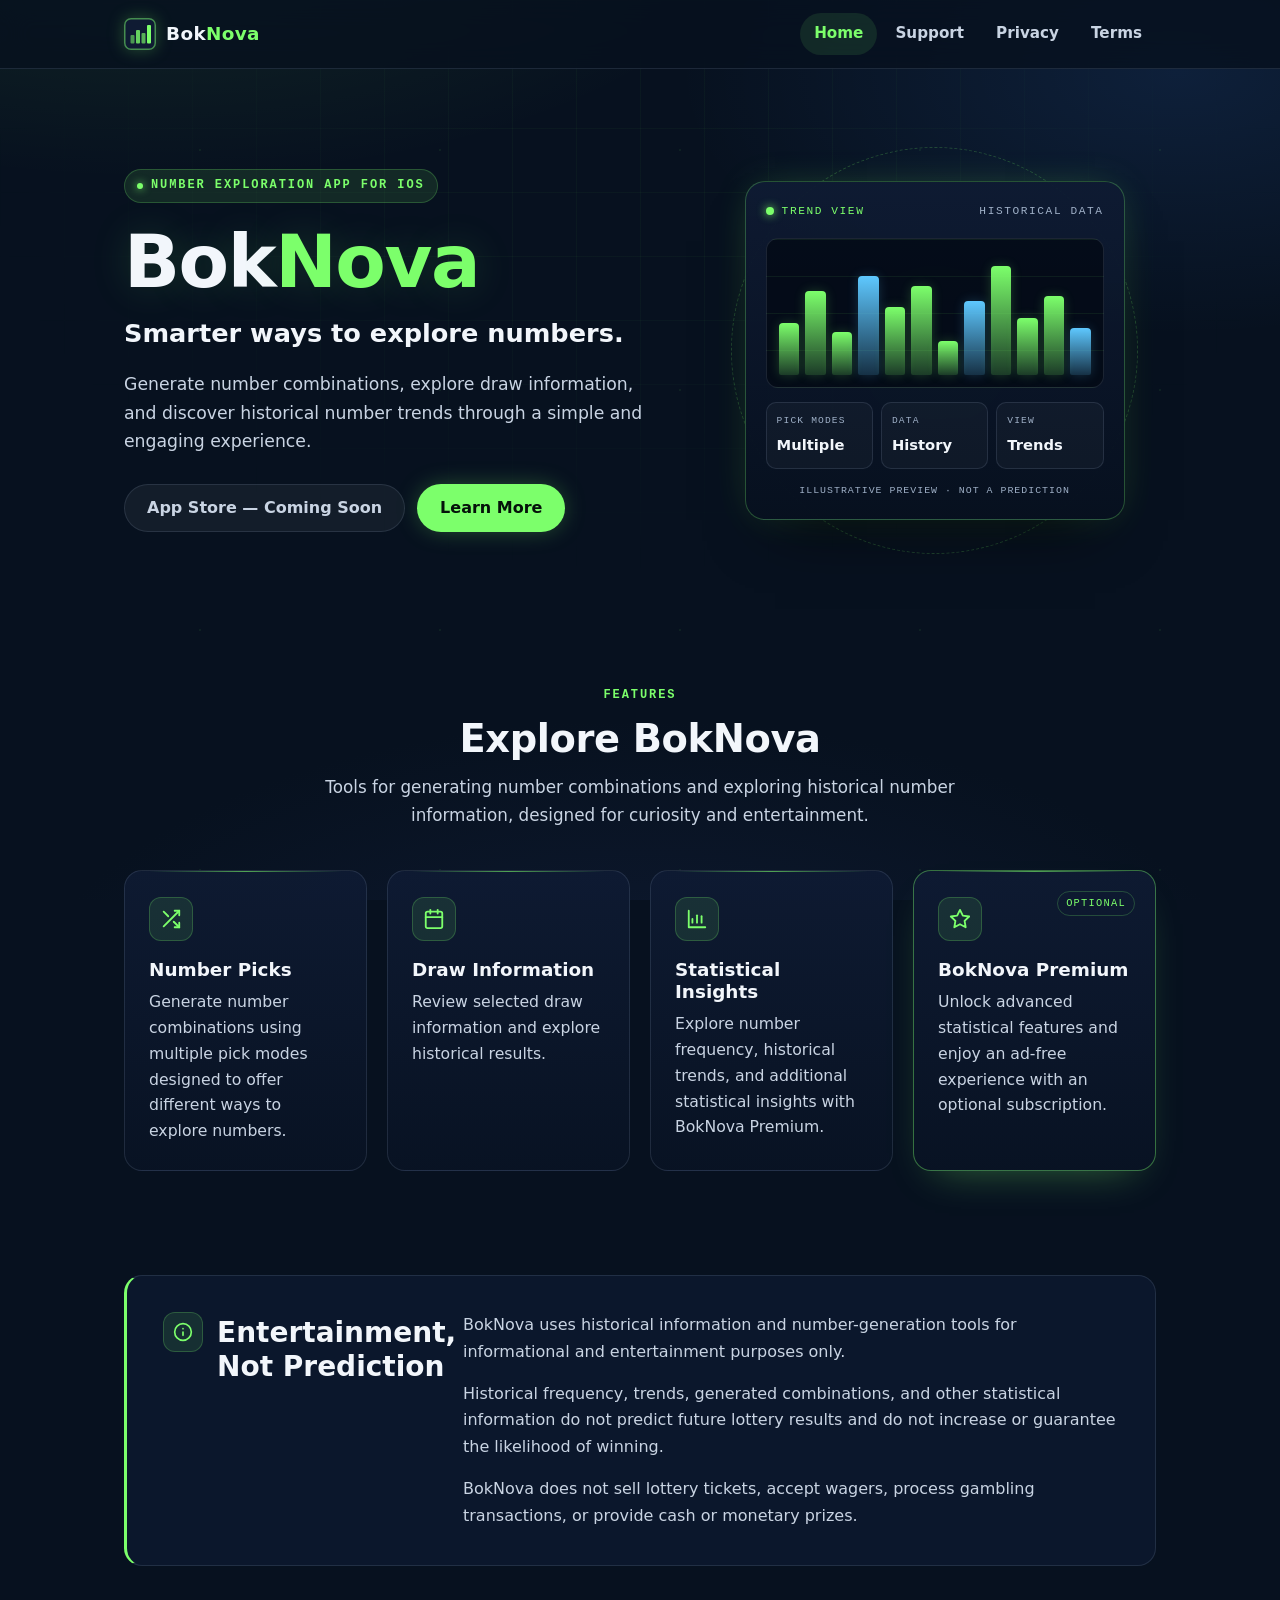
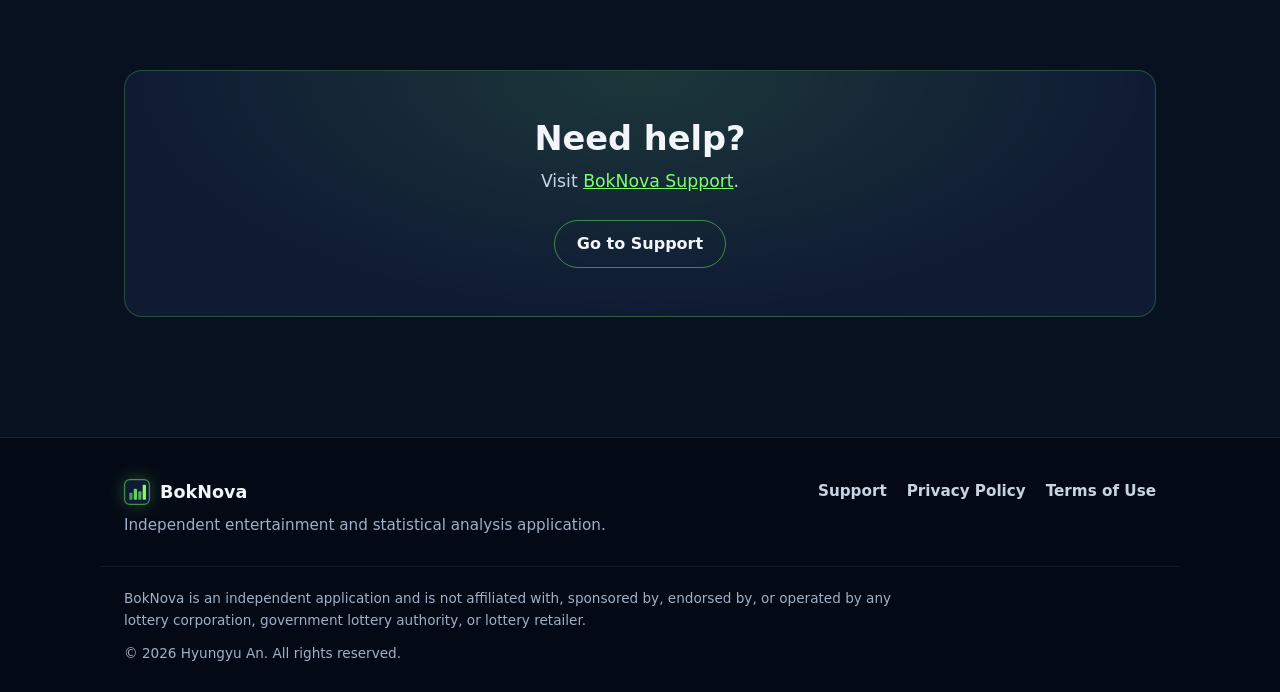
<file: index.html>
<!DOCTYPE html>
<html lang="en">
<head>
  <meta charset="UTF-8">
  <meta name="viewport" content="width=device-width, initial-scale=1.0">
  <title>BokNova – Number Insights &amp; Picks</title>
  <meta name="description" content="BokNova is an independent entertainment and statistical number-analysis app for generating number combinations and exploring historical number trends.">
  <meta name="theme-color" content="#07111F">
  <meta property="og:type" content="website">
  <meta property="og:site_name" content="BokNova">
  <meta property="og:title" content="BokNova – Number Insights &amp; Picks">
  <meta property="og:description" content="BokNova is an independent entertainment and statistical number-analysis app for generating number combinations and exploring historical number trends.">
  <link rel="icon" href="favicon.svg" type="image/svg+xml">
  <script>document.documentElement.classList.add('js');</script>
  <link rel="stylesheet" href="assets/css/styles.css">
  <script src="assets/js/main.js" defer></script>
</head>
<body>
  <a class="skip-link" href="#main">Skip to content</a>

  <header class="site-header">
    <div class="container header-inner">
      <a class="brand" href="index.html" aria-label="BokNova home">
        <svg class="brand-mark" viewBox="0 0 64 64" aria-hidden="true" focusable="false">
          <rect width="64" height="64" rx="14" fill="#0F1B33"/>
          <rect x="1.5" y="1.5" width="61" height="61" rx="12.5" fill="none" stroke="#7CFF6B" stroke-opacity="0.5" stroke-width="3"/>
          <rect x="13" y="34" width="8" height="17" rx="2" fill="#7CFF6B" fill-opacity="0.55"/>
          <rect x="24" y="24" width="8" height="27" rx="2" fill="#7CFF6B" fill-opacity="0.8"/>
          <rect x="35" y="30" width="8" height="21" rx="2" fill="#7CFF6B" fill-opacity="0.65"/>
          <rect x="46" y="14" width="8" height="37" rx="2" fill="#7CFF6B"/>
        </svg>
        <span>Bok<span class="brand-accent">Nova</span></span>
      </a>

      <button class="nav-toggle" type="button" aria-expanded="false" aria-controls="site-nav">
        <span class="visually-hidden">Menu</span>
        <span class="nav-toggle-bar" aria-hidden="true"></span>
        <span class="nav-toggle-bar" aria-hidden="true"></span>
        <span class="nav-toggle-bar" aria-hidden="true"></span>
      </button>

      <nav id="site-nav" class="site-nav" aria-label="Primary">
        <ul class="nav-list">
          <li><a class="nav-link" href="index.html" aria-current="page">Home</a></li>
          <li><a class="nav-link" href="support.html">Support</a></li>
          <li><a class="nav-link" href="privacy.html">Privacy</a></li>
          <li><a class="nav-link" href="terms.html">Terms</a></li>
        </ul>
      </nav>
    </div>
  </header>

  <main id="main" tabindex="-1">
    <section class="hero" aria-labelledby="hero-title">
      <div class="container hero-grid">
        <div class="hero-copy">
          <p class="eyebrow">Number exploration app for iOS</p>
          <h1 id="hero-title" class="hero-title">Bok<span class="text-accent">Nova</span></h1>
          <p class="hero-subtitle">Smarter ways to explore numbers.</p>
          <p class="hero-text">
            Generate number combinations, explore draw information, and discover historical number
            trends through a simple and engaging experience.
          </p>
          <div class="hero-actions">
            <!-- REPLACE WITH APP STORE LINK AFTER RELEASE:
                 swap this button for
                 <a class="btn btn-primary" href="https://apps.apple.com/app/idYOUR_APP_ID">Download on the App Store</a> -->
            <button class="btn btn-store" type="button" disabled>App Store — Coming Soon</button>
            <a class="btn btn-primary" href="#explore">Learn More</a>
          </div>
        </div>

        <div class="hero-visual" aria-hidden="true">
          <div class="console">
            <div class="console-head">
              <span class="console-status">Trend view</span>
              <span>Historical data</span>
            </div>
            <div class="console-bars">
              <span style="--h: 42%"></span>
              <span style="--h: 68%"></span>
              <span style="--h: 35%"></span>
              <span style="--h: 80%"></span>
              <span style="--h: 55%"></span>
              <span style="--h: 72%"></span>
              <span style="--h: 28%"></span>
              <span style="--h: 60%"></span>
              <span style="--h: 88%"></span>
              <span style="--h: 46%"></span>
              <span style="--h: 64%"></span>
              <span style="--h: 38%"></span>
            </div>
            <div class="console-meta">
              <div class="console-stat">
                <span class="console-stat-label">Pick modes</span>
                <span class="console-stat-value">Multiple</span>
              </div>
              <div class="console-stat">
                <span class="console-stat-label">Data</span>
                <span class="console-stat-value">History</span>
              </div>
              <div class="console-stat">
                <span class="console-stat-label">View</span>
                <span class="console-stat-value">Trends</span>
              </div>
            </div>
            <p class="console-foot">Illustrative preview · Not a prediction</p>
          </div>
        </div>
      </div>
    </section>

    <section id="explore" class="section" aria-labelledby="explore-title">
      <div class="container">
        <div class="section-head">
          <p class="section-kicker">Features</p>
          <h2 id="explore-title" class="section-title">Explore BokNova</h2>
          <p class="section-lead">
            Tools for generating number combinations and exploring historical number information,
            designed for curiosity and entertainment.
          </p>
        </div>

        <ul class="card-grid" role="list">
          <li class="card">
            <div class="card-icon" aria-hidden="true">
              <svg viewBox="0 0 24 24" fill="none" stroke="currentColor" stroke-width="2" stroke-linecap="round" stroke-linejoin="round">
                <path d="M16 3h5v5"/>
                <path d="M4 20 21 3"/>
                <path d="M21 16v5h-5"/>
                <path d="m15 15 6 6"/>
                <path d="m4 4 5 5"/>
              </svg>
            </div>
            <h3 class="card-title">Number Picks</h3>
            <p class="card-text">
              Generate number combinations using multiple pick modes designed to offer different ways
              to explore numbers.
            </p>
          </li>

          <li class="card">
            <div class="card-icon" aria-hidden="true">
              <svg viewBox="0 0 24 24" fill="none" stroke="currentColor" stroke-width="2" stroke-linecap="round" stroke-linejoin="round">
                <rect x="3" y="4" width="18" height="18" rx="2"/>
                <path d="M16 2v4"/>
                <path d="M8 2v4"/>
                <path d="M3 10h18"/>
              </svg>
            </div>
            <h3 class="card-title">Draw Information</h3>
            <p class="card-text">Review selected draw information and explore historical results.</p>
          </li>

          <li class="card">
            <div class="card-icon" aria-hidden="true">
              <svg viewBox="0 0 24 24" fill="none" stroke="currentColor" stroke-width="2" stroke-linecap="round" stroke-linejoin="round">
                <path d="M3 3v18h18"/>
                <path d="M7 16v-4"/>
                <path d="M12 16V8"/>
                <path d="M17 16v-7"/>
              </svg>
            </div>
            <h3 class="card-title">Statistical Insights</h3>
            <p class="card-text">
              Explore number frequency, historical trends, and additional statistical insights with
              BokNova Premium.
            </p>
          </li>

          <li class="card card--premium">
            <span class="card-badge">Optional</span>
            <div class="card-icon" aria-hidden="true">
              <svg viewBox="0 0 24 24" fill="none" stroke="currentColor" stroke-width="2" stroke-linecap="round" stroke-linejoin="round">
                <path d="m12 2 3.09 6.26L22 9.27l-5 4.87 1.18 6.88L12 17.77l-6.18 3.25L7 14.14 2 9.27l6.91-1.01L12 2z"/>
              </svg>
            </div>
            <h3 class="card-title">BokNova Premium</h3>
            <p class="card-text">
              Unlock advanced statistical features and enjoy an ad-free experience with an optional
              subscription.
            </p>
          </li>
        </ul>
      </div>
    </section>

    <section class="section section--tight" aria-labelledby="notice-title">
      <div class="container">
        <div class="notice">
          <div class="notice-head">
            <span class="notice-icon" aria-hidden="true">
              <svg viewBox="0 0 24 24" fill="none" stroke="currentColor" stroke-width="2" stroke-linecap="round" stroke-linejoin="round">
                <circle cx="12" cy="12" r="10"/>
                <path d="M12 16v-4"/>
                <path d="M12 8h.01"/>
              </svg>
            </span>
            <h2 id="notice-title" class="notice-title">Entertainment, Not Prediction</h2>
          </div>
          <div class="notice-body">
            <p>
              BokNova uses historical information and number-generation tools for informational and
              entertainment purposes only.
            </p>
            <p>
              Historical frequency, trends, generated combinations, and other statistical information
              do not predict future lottery results and do not increase or guarantee the likelihood of
              winning.
            </p>
            <p>
              BokNova does not sell lottery tickets, accept wagers, process gambling transactions, or
              provide cash or monetary prizes.
            </p>
          </div>
        </div>
      </div>
    </section>

    <section class="section" aria-labelledby="help-title">
      <div class="container">
        <div class="cta">
          <h2 id="help-title" class="cta-title">Need help?</h2>
          <p class="cta-text">Visit <a href="support.html">BokNova Support</a>.</p>
          <a class="btn btn-secondary" href="support.html">Go to Support</a>
        </div>
      </div>
    </section>
  </main>

  <footer class="site-footer">
    <div class="container footer-inner">
      <div>
        <p class="footer-brand">
          <svg class="brand-mark" viewBox="0 0 64 64" aria-hidden="true" focusable="false">
            <rect width="64" height="64" rx="14" fill="#0F1B33"/>
            <rect x="1.5" y="1.5" width="61" height="61" rx="12.5" fill="none" stroke="#7CFF6B" stroke-opacity="0.5" stroke-width="3"/>
            <rect x="13" y="34" width="8" height="17" rx="2" fill="#7CFF6B" fill-opacity="0.55"/>
            <rect x="24" y="24" width="8" height="27" rx="2" fill="#7CFF6B" fill-opacity="0.8"/>
            <rect x="35" y="30" width="8" height="21" rx="2" fill="#7CFF6B" fill-opacity="0.65"/>
            <rect x="46" y="14" width="8" height="37" rx="2" fill="#7CFF6B"/>
          </svg>
          BokNova
        </p>
        <p class="footer-tagline">Independent entertainment and statistical analysis application.</p>
      </div>
      <nav aria-label="Footer">
        <ul class="footer-links">
          <li><a href="support.html">Support</a></li>
          <li><a href="privacy.html">Privacy Policy</a></li>
          <li><a href="terms.html">Terms of Use</a></li>
        </ul>
      </nav>
    </div>
    <div class="container footer-bottom">
      <p class="footer-disclaimer">
        BokNova is an independent application and is not affiliated with, sponsored by, endorsed by,
        or operated by any lottery corporation, government lottery authority, or lottery retailer.
      </p>
      <p class="footer-copy">&copy; 2026 Hyungyu An. All rights reserved.</p>
    </div>
  </footer>
</body>
</html>
</file>
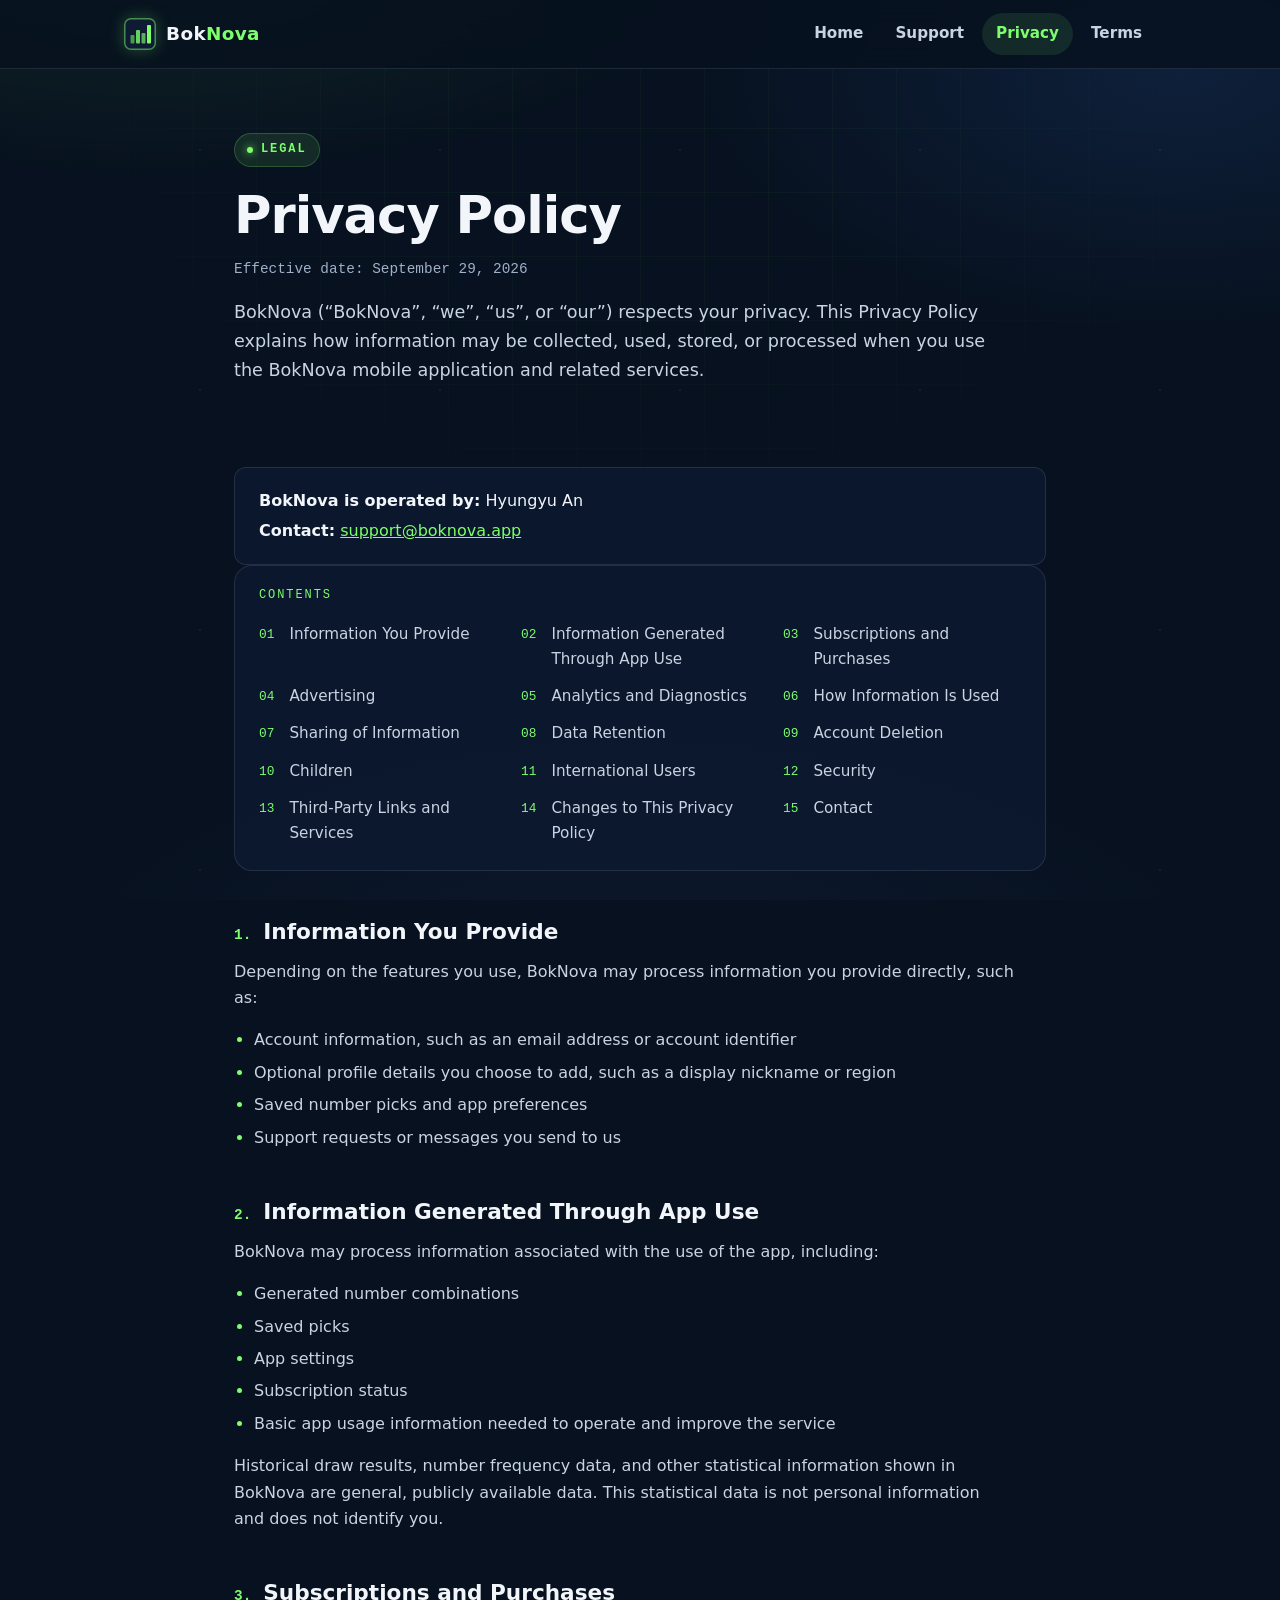
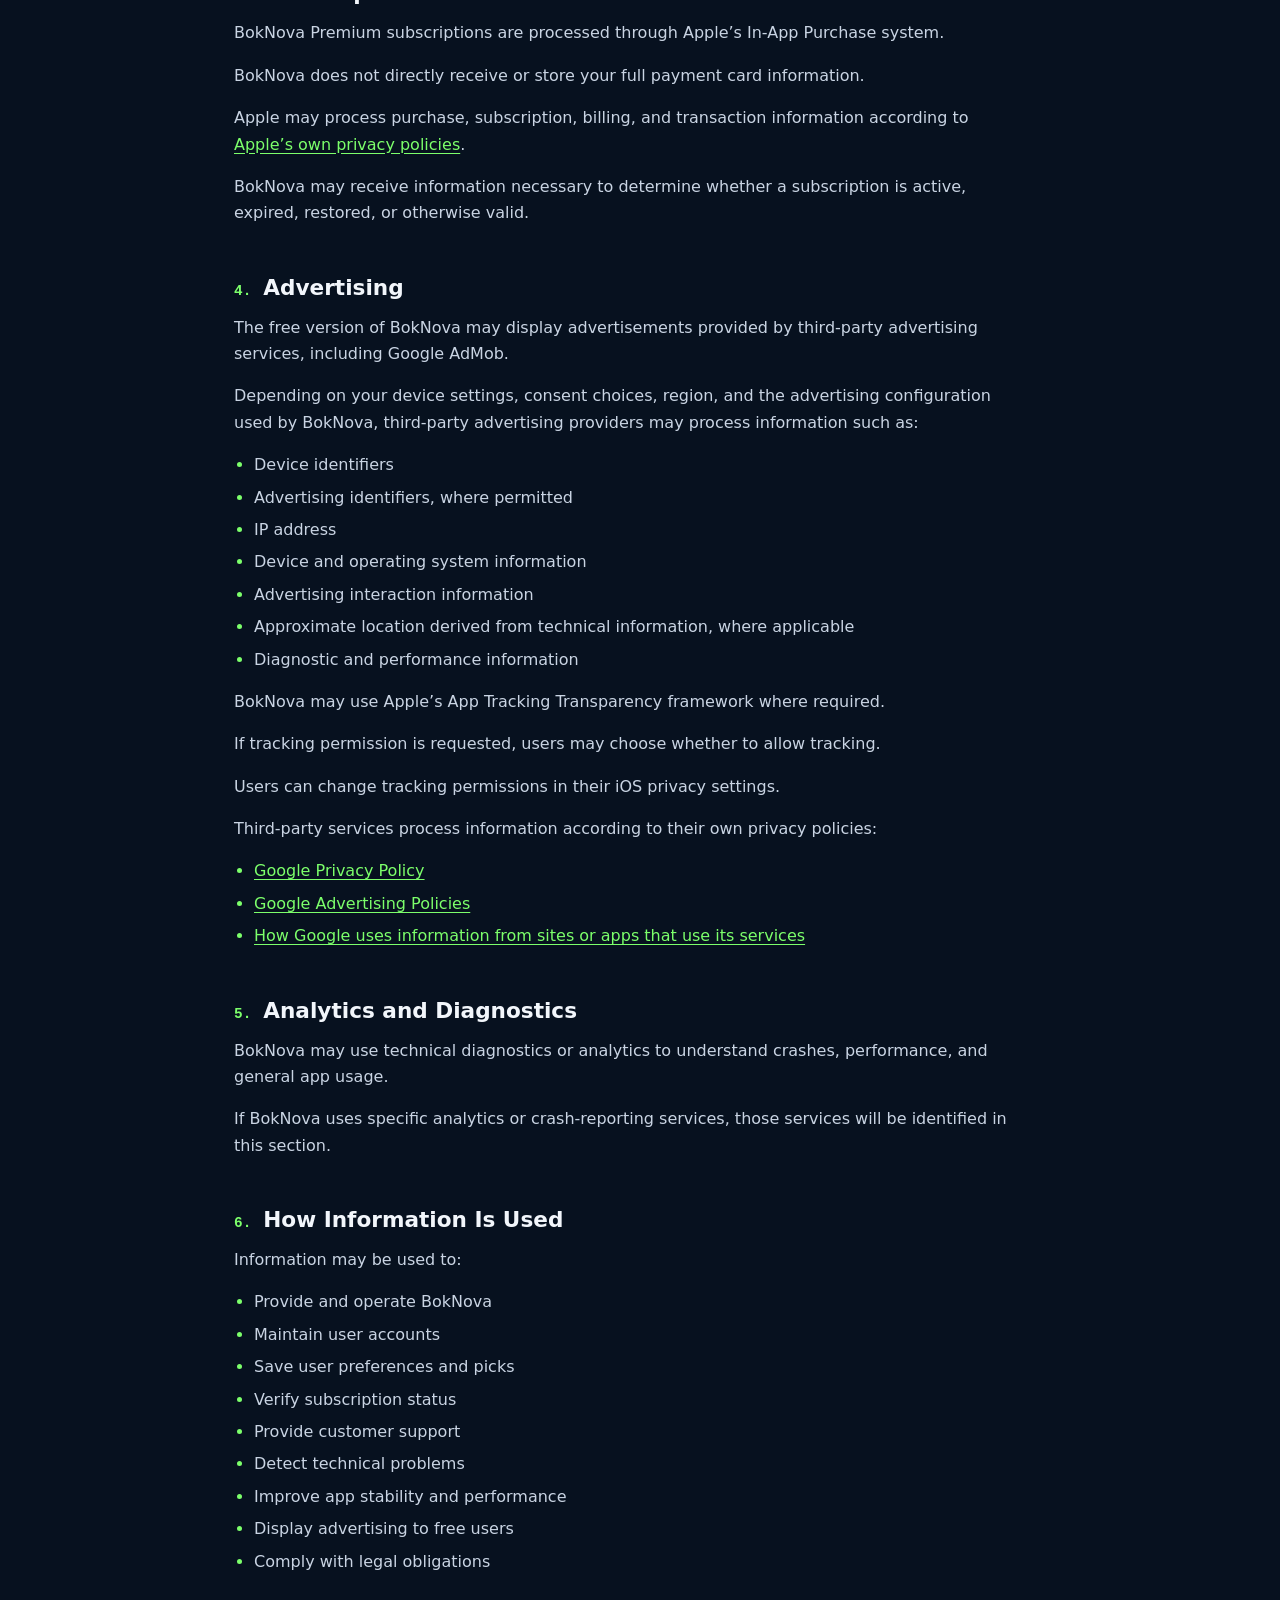
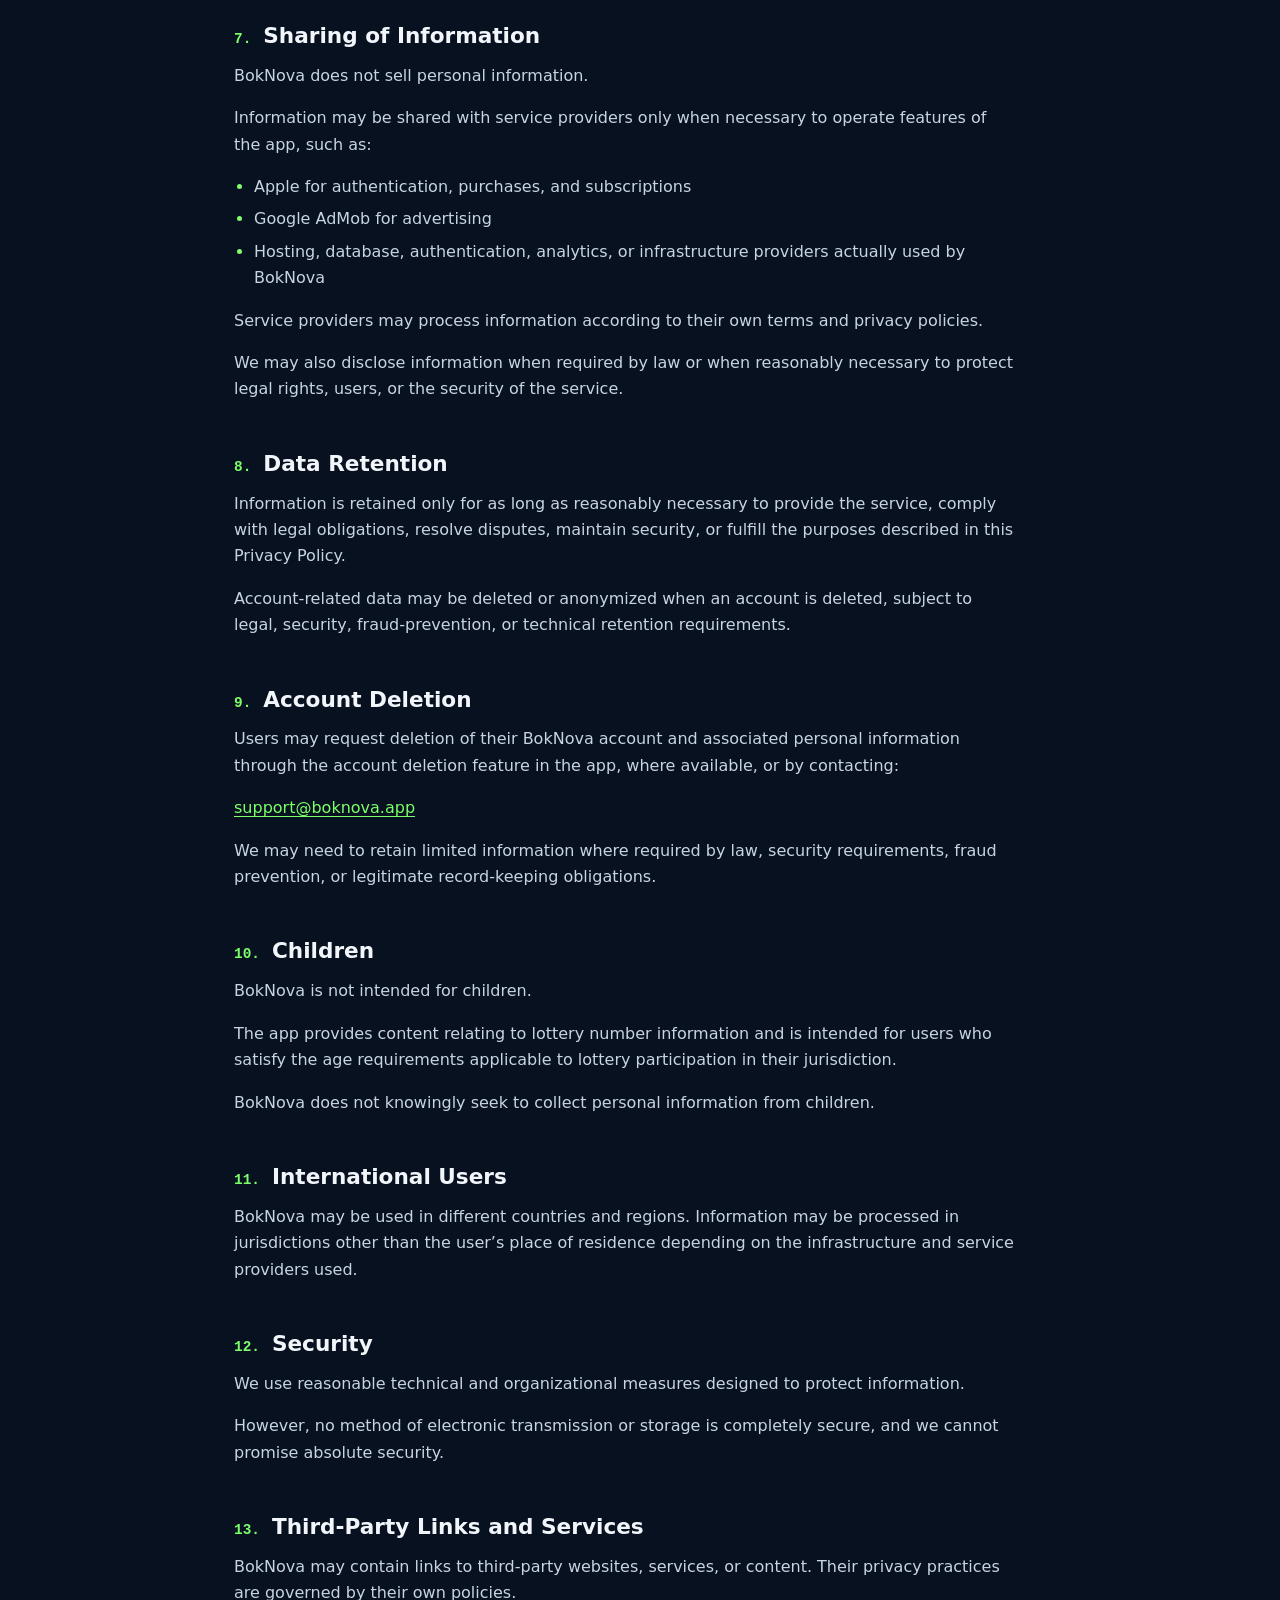
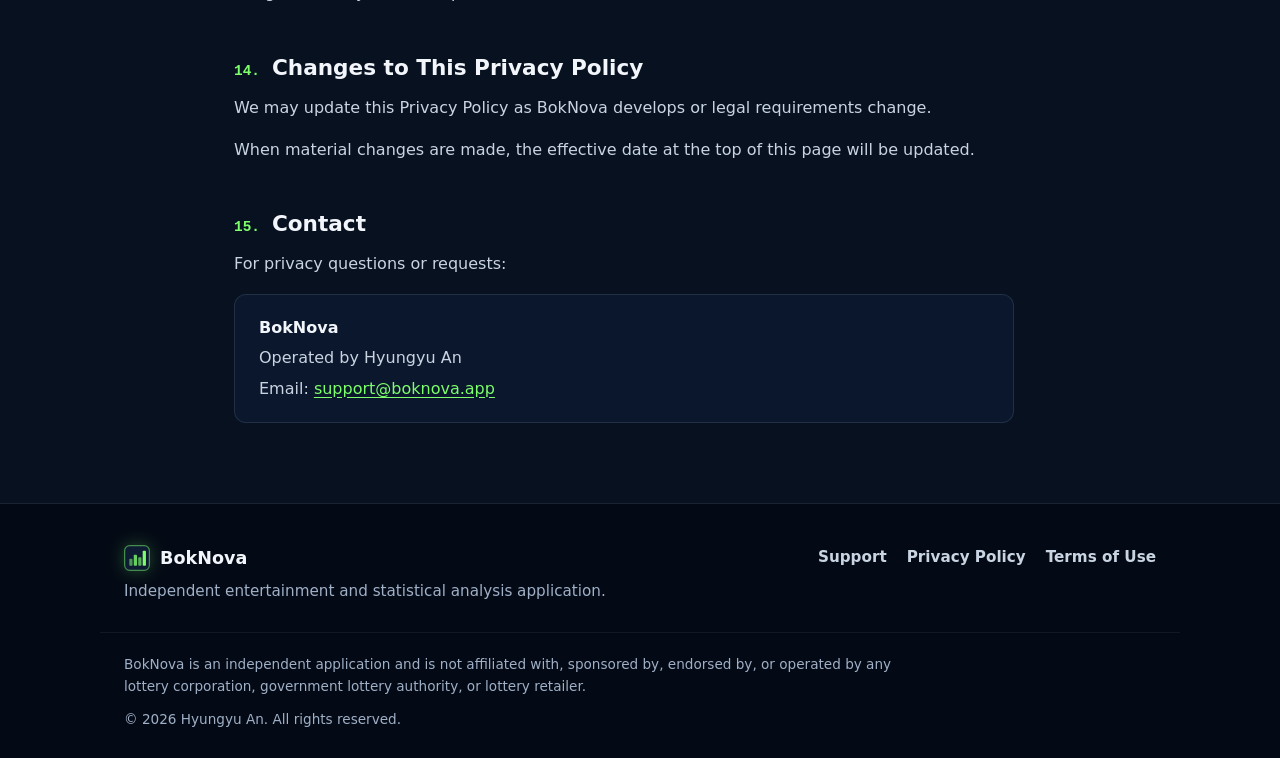
<file: privacy.html>
<!DOCTYPE html>
<html lang="en">
<head>
  <meta charset="UTF-8">
  <meta name="viewport" content="width=device-width, initial-scale=1.0">
  <title>BokNova Privacy Policy</title>
  <meta name="description" content="Learn how BokNova collects, uses, stores, and processes information when you use the BokNova mobile application and related services.">
  <meta name="theme-color" content="#07111F">
  <meta property="og:type" content="website">
  <meta property="og:site_name" content="BokNova">
  <meta property="og:title" content="BokNova Privacy Policy">
  <meta property="og:description" content="Learn how BokNova collects, uses, stores, and processes information when you use the BokNova mobile application and related services.">
  <link rel="icon" href="favicon.svg" type="image/svg+xml">
  <script>document.documentElement.classList.add('js');</script>
  <link rel="stylesheet" href="assets/css/styles.css">
  <script src="assets/js/main.js" defer></script>
</head>
<body>
  <a class="skip-link" href="#main">Skip to content</a>

  <header class="site-header">
    <div class="container header-inner">
      <a class="brand" href="index.html" aria-label="BokNova home">
        <svg class="brand-mark" viewBox="0 0 64 64" aria-hidden="true" focusable="false">
          <rect width="64" height="64" rx="14" fill="#0F1B33"/>
          <rect x="1.5" y="1.5" width="61" height="61" rx="12.5" fill="none" stroke="#7CFF6B" stroke-opacity="0.5" stroke-width="3"/>
          <rect x="13" y="34" width="8" height="17" rx="2" fill="#7CFF6B" fill-opacity="0.55"/>
          <rect x="24" y="24" width="8" height="27" rx="2" fill="#7CFF6B" fill-opacity="0.8"/>
          <rect x="35" y="30" width="8" height="21" rx="2" fill="#7CFF6B" fill-opacity="0.65"/>
          <rect x="46" y="14" width="8" height="37" rx="2" fill="#7CFF6B"/>
        </svg>
        <span>Bok<span class="brand-accent">Nova</span></span>
      </a>

      <button class="nav-toggle" type="button" aria-expanded="false" aria-controls="site-nav">
        <span class="visually-hidden">Menu</span>
        <span class="nav-toggle-bar" aria-hidden="true"></span>
        <span class="nav-toggle-bar" aria-hidden="true"></span>
        <span class="nav-toggle-bar" aria-hidden="true"></span>
      </button>

      <nav id="site-nav" class="site-nav" aria-label="Primary">
        <ul class="nav-list">
          <li><a class="nav-link" href="index.html">Home</a></li>
          <li><a class="nav-link" href="support.html">Support</a></li>
          <li><a class="nav-link" href="privacy.html" aria-current="page">Privacy</a></li>
          <li><a class="nav-link" href="terms.html">Terms</a></li>
        </ul>
      </nav>
    </div>
  </header>

  <main id="main" tabindex="-1">
    <section class="page-hero" aria-labelledby="page-title">
      <div class="container container--narrow">
        <p class="eyebrow">Legal</p>
        <h1 id="page-title" class="page-title">Privacy Policy</h1>
        <!-- UPDATE THE EFFECTIVE DATE WHENEVER THIS POLICY CHANGES -->
        <p class="page-meta">Effective date: <time datetime="2026-09-29">September 29, 2026</time></p>
        <p class="page-intro">
          BokNova (&ldquo;BokNova&rdquo;, &ldquo;we&rdquo;, &ldquo;us&rdquo;, or &ldquo;our&rdquo;)
          respects your privacy. This Privacy Policy explains how information may be collected, used,
          stored, or processed when you use the BokNova mobile application and related services.
        </p>
      </div>
    </section>

    <div class="section section--tight">
      <div class="container container--narrow">
        <div class="contact-card">
          <p><strong>BokNova is operated by:</strong> Hyungyu An</p>
          <p>
            <strong>Contact:</strong>
            <!-- REPLACE WITH REAL SUPPORT EMAIL -->
            <a href="mailto:support@boknova.app">support@boknova.app</a>
          </p>
        </div>

        <nav class="toc" aria-labelledby="toc-title">
          <p id="toc-title" class="toc-title">Contents</p>
          <ol class="toc-list">
            <li><a href="#information-you-provide">Information You Provide</a></li>
            <li><a href="#information-generated">Information Generated Through App Use</a></li>
            <li><a href="#subscriptions">Subscriptions and Purchases</a></li>
            <li><a href="#advertising">Advertising</a></li>
            <li><a href="#analytics">Analytics and Diagnostics</a></li>
            <li><a href="#how-used">How Information Is Used</a></li>
            <li><a href="#sharing">Sharing of Information</a></li>
            <li><a href="#retention">Data Retention</a></li>
            <li><a href="#account-deletion">Account Deletion</a></li>
            <li><a href="#children">Children</a></li>
            <li><a href="#international">International Users</a></li>
            <li><a href="#security">Security</a></li>
            <li><a href="#third-party">Third-Party Links and Services</a></li>
            <li><a href="#changes">Changes to This Privacy Policy</a></li>
            <li><a href="#contact">Contact</a></li>
          </ol>
        </nav>

        <article class="prose">
          <h2 id="information-you-provide"><span class="section-num">1.</span> Information You Provide</h2>
          <p>
            Depending on the features you use, BokNova may process information you provide directly,
            such as:
          </p>
          <ul>
            <li>Account information, such as an email address or account identifier</li>
            <!-- VERIFY: keep this item only if the released app still offers optional profile fields
                 (for example, a nickname or region). Remove it otherwise. -->
            <li>Optional profile details you choose to add, such as a display nickname or region</li>
            <li>Saved number picks and app preferences</li>
            <li>Support requests or messages you send to us</li>
          </ul>

          <h2 id="information-generated"><span class="section-num">2.</span> Information Generated Through App Use</h2>
          <p>BokNova may process information associated with the use of the app, including:</p>
          <ul>
            <li>Generated number combinations</li>
            <li>Saved picks</li>
            <li>App settings</li>
            <li>Subscription status</li>
            <li>Basic app usage information needed to operate and improve the service</li>
          </ul>
          <p>
            Historical draw results, number frequency data, and other statistical information shown in
            BokNova are general, publicly available data. This statistical data is not personal
            information and does not identify you.
          </p>

          <h2 id="subscriptions"><span class="section-num">3.</span> Subscriptions and Purchases</h2>
          <p>BokNova Premium subscriptions are processed through Apple&rsquo;s In-App Purchase system.</p>
          <p>BokNova does not directly receive or store your full payment card information.</p>
          <p>
            Apple may process purchase, subscription, billing, and transaction information according
            to <a href="https://www.apple.com/legal/privacy/" target="_blank" rel="noopener noreferrer">Apple&rsquo;s own privacy policies</a>.
          </p>
          <p>
            BokNova may receive information necessary to determine whether a subscription is active,
            expired, restored, or otherwise valid.
          </p>

          <h2 id="advertising"><span class="section-num">4.</span> Advertising</h2>
          <p>
            The free version of BokNova may display advertisements provided by third-party
            advertising services, including Google AdMob.
          </p>
          <p>
            Depending on your device settings, consent choices, region, and the advertising
            configuration used by BokNova, third-party advertising providers may process information
            such as:
          </p>
          <ul>
            <li>Device identifiers</li>
            <li>Advertising identifiers, where permitted</li>
            <li>IP address</li>
            <li>Device and operating system information</li>
            <li>Advertising interaction information</li>
            <li>Approximate location derived from technical information, where applicable</li>
            <li>Diagnostic and performance information</li>
          </ul>
          <p>BokNova may use Apple&rsquo;s App Tracking Transparency framework where required.</p>
          <p>If tracking permission is requested, users may choose whether to allow tracking.</p>
          <p>Users can change tracking permissions in their iOS privacy settings.</p>
          <p>Third-party services process information according to their own privacy policies:</p>
          <ul>
            <li>
              <a href="https://policies.google.com/privacy" target="_blank" rel="noopener noreferrer">Google Privacy Policy</a>
            </li>
            <li>
              <a href="https://policies.google.com/technologies/ads" target="_blank" rel="noopener noreferrer">Google Advertising Policies</a>
            </li>
            <li>
              <a href="https://policies.google.com/technologies/partner-sites" target="_blank" rel="noopener noreferrer">How Google uses information from sites or apps that use its services</a>
            </li>
          </ul>

          <h2 id="analytics"><span class="section-num">5.</span> Analytics and Diagnostics</h2>
          <p>
            BokNova may use technical diagnostics or analytics to understand crashes, performance,
            and general app usage.
          </p>
          <!-- UPDATE BEFORE RELEASE: if the app uses any analytics or crash-reporting service
               (for example Firebase Analytics, Crashlytics, or Sentry), name it here and link to its
               privacy policy. If none is used, you may keep the general wording above. -->
          <p>
            If BokNova uses specific analytics or crash-reporting services, those services will be
            identified in this section.
          </p>

          <h2 id="how-used"><span class="section-num">6.</span> How Information Is Used</h2>
          <p>Information may be used to:</p>
          <ul>
            <li>Provide and operate BokNova</li>
            <li>Maintain user accounts</li>
            <li>Save user preferences and picks</li>
            <li>Verify subscription status</li>
            <li>Provide customer support</li>
            <li>Detect technical problems</li>
            <li>Improve app stability and performance</li>
            <li>Display advertising to free users</li>
            <li>Comply with legal obligations</li>
          </ul>

          <h2 id="sharing"><span class="section-num">7.</span> Sharing of Information</h2>
          <p>BokNova does not sell personal information.</p>
          <p>
            Information may be shared with service providers only when necessary to operate features
            of the app, such as:
          </p>
          <ul>
            <li>Apple for authentication, purchases, and subscriptions</li>
            <li>Google AdMob for advertising</li>
            <!-- UPDATE BEFORE RELEASE: list the hosting, database, authentication, or analytics
                 providers the app actually uses (for example Firebase or Supabase). -->
            <li>Hosting, database, authentication, analytics, or infrastructure providers actually used by BokNova</li>
          </ul>
          <p>
            Service providers may process information according to their own terms and privacy
            policies.
          </p>
          <p>
            We may also disclose information when required by law or when reasonably necessary to
            protect legal rights, users, or the security of the service.
          </p>

          <h2 id="retention"><span class="section-num">8.</span> Data Retention</h2>
          <p>
            Information is retained only for as long as reasonably necessary to provide the service,
            comply with legal obligations, resolve disputes, maintain security, or fulfill the purposes
            described in this Privacy Policy.
          </p>
          <p>
            Account-related data may be deleted or anonymized when an account is deleted, subject to
            legal, security, fraud-prevention, or technical retention requirements.
          </p>

          <h2 id="account-deletion"><span class="section-num">9.</span> Account Deletion</h2>
          <p>
            Users may request deletion of their BokNova account and associated personal information
            through the account deletion feature in the app, where available, or by contacting:
          </p>
          <p>
            <!-- REPLACE WITH REAL SUPPORT EMAIL -->
            <a href="mailto:support@boknova.app?subject=BokNova%20Account%20Deletion%20Request">support@boknova.app</a>
          </p>
          <p>
            We may need to retain limited information where required by law, security requirements,
            fraud prevention, or legitimate record-keeping obligations.
          </p>

          <h2 id="children"><span class="section-num">10.</span> Children</h2>
          <p>BokNova is not intended for children.</p>
          <p>
            The app provides content relating to lottery number information and is intended for users
            who satisfy the age requirements applicable to lottery participation in their jurisdiction.
          </p>
          <p>BokNova does not knowingly seek to collect personal information from children.</p>

          <h2 id="international"><span class="section-num">11.</span> International Users</h2>
          <p>
            BokNova may be used in different countries and regions. Information may be processed in
            jurisdictions other than the user&rsquo;s place of residence depending on the
            infrastructure and service providers used.
          </p>

          <h2 id="security"><span class="section-num">12.</span> Security</h2>
          <p>
            We use reasonable technical and organizational measures designed to protect information.
          </p>
          <p>
            However, no method of electronic transmission or storage is completely secure, and we
            cannot promise absolute security.
          </p>

          <h2 id="third-party"><span class="section-num">13.</span> Third-Party Links and Services</h2>
          <p>
            BokNova may contain links to third-party websites, services, or content. Their privacy
            practices are governed by their own policies.
          </p>

          <h2 id="changes"><span class="section-num">14.</span> Changes to This Privacy Policy</h2>
          <p>
            We may update this Privacy Policy as BokNova develops or legal requirements change.
          </p>
          <p>
            When material changes are made, the effective date at the top of this page will be
            updated.
          </p>

          <h2 id="contact"><span class="section-num">15.</span> Contact</h2>
          <p>For privacy questions or requests:</p>
          <div class="contact-card">
            <p><strong>BokNova</strong></p>
            <p>Operated by Hyungyu An</p>
            <p>
              Email:
              <!-- REPLACE WITH REAL SUPPORT EMAIL -->
              <a href="mailto:support@boknova.app?subject=BokNova%20Privacy%20Request">support@boknova.app</a>
            </p>
          </div>
        </article>
      </div>
    </div>
  </main>

  <footer class="site-footer">
    <div class="container footer-inner">
      <div>
        <p class="footer-brand">
          <svg class="brand-mark" viewBox="0 0 64 64" aria-hidden="true" focusable="false">
            <rect width="64" height="64" rx="14" fill="#0F1B33"/>
            <rect x="1.5" y="1.5" width="61" height="61" rx="12.5" fill="none" stroke="#7CFF6B" stroke-opacity="0.5" stroke-width="3"/>
            <rect x="13" y="34" width="8" height="17" rx="2" fill="#7CFF6B" fill-opacity="0.55"/>
            <rect x="24" y="24" width="8" height="27" rx="2" fill="#7CFF6B" fill-opacity="0.8"/>
            <rect x="35" y="30" width="8" height="21" rx="2" fill="#7CFF6B" fill-opacity="0.65"/>
            <rect x="46" y="14" width="8" height="37" rx="2" fill="#7CFF6B"/>
          </svg>
          BokNova
        </p>
        <p class="footer-tagline">Independent entertainment and statistical analysis application.</p>
      </div>
      <nav aria-label="Footer">
        <ul class="footer-links">
          <li><a href="support.html">Support</a></li>
          <li><a href="privacy.html">Privacy Policy</a></li>
          <li><a href="terms.html">Terms of Use</a></li>
        </ul>
      </nav>
    </div>
    <div class="container footer-bottom">
      <p class="footer-disclaimer">
        BokNova is an independent application and is not affiliated with, sponsored by, endorsed by,
        or operated by any lottery corporation, government lottery authority, or lottery retailer.
      </p>
      <p class="footer-copy">&copy; 2026 Hyungyu An. All rights reserved.</p>
    </div>
  </footer>
</body>
</html>
</file>
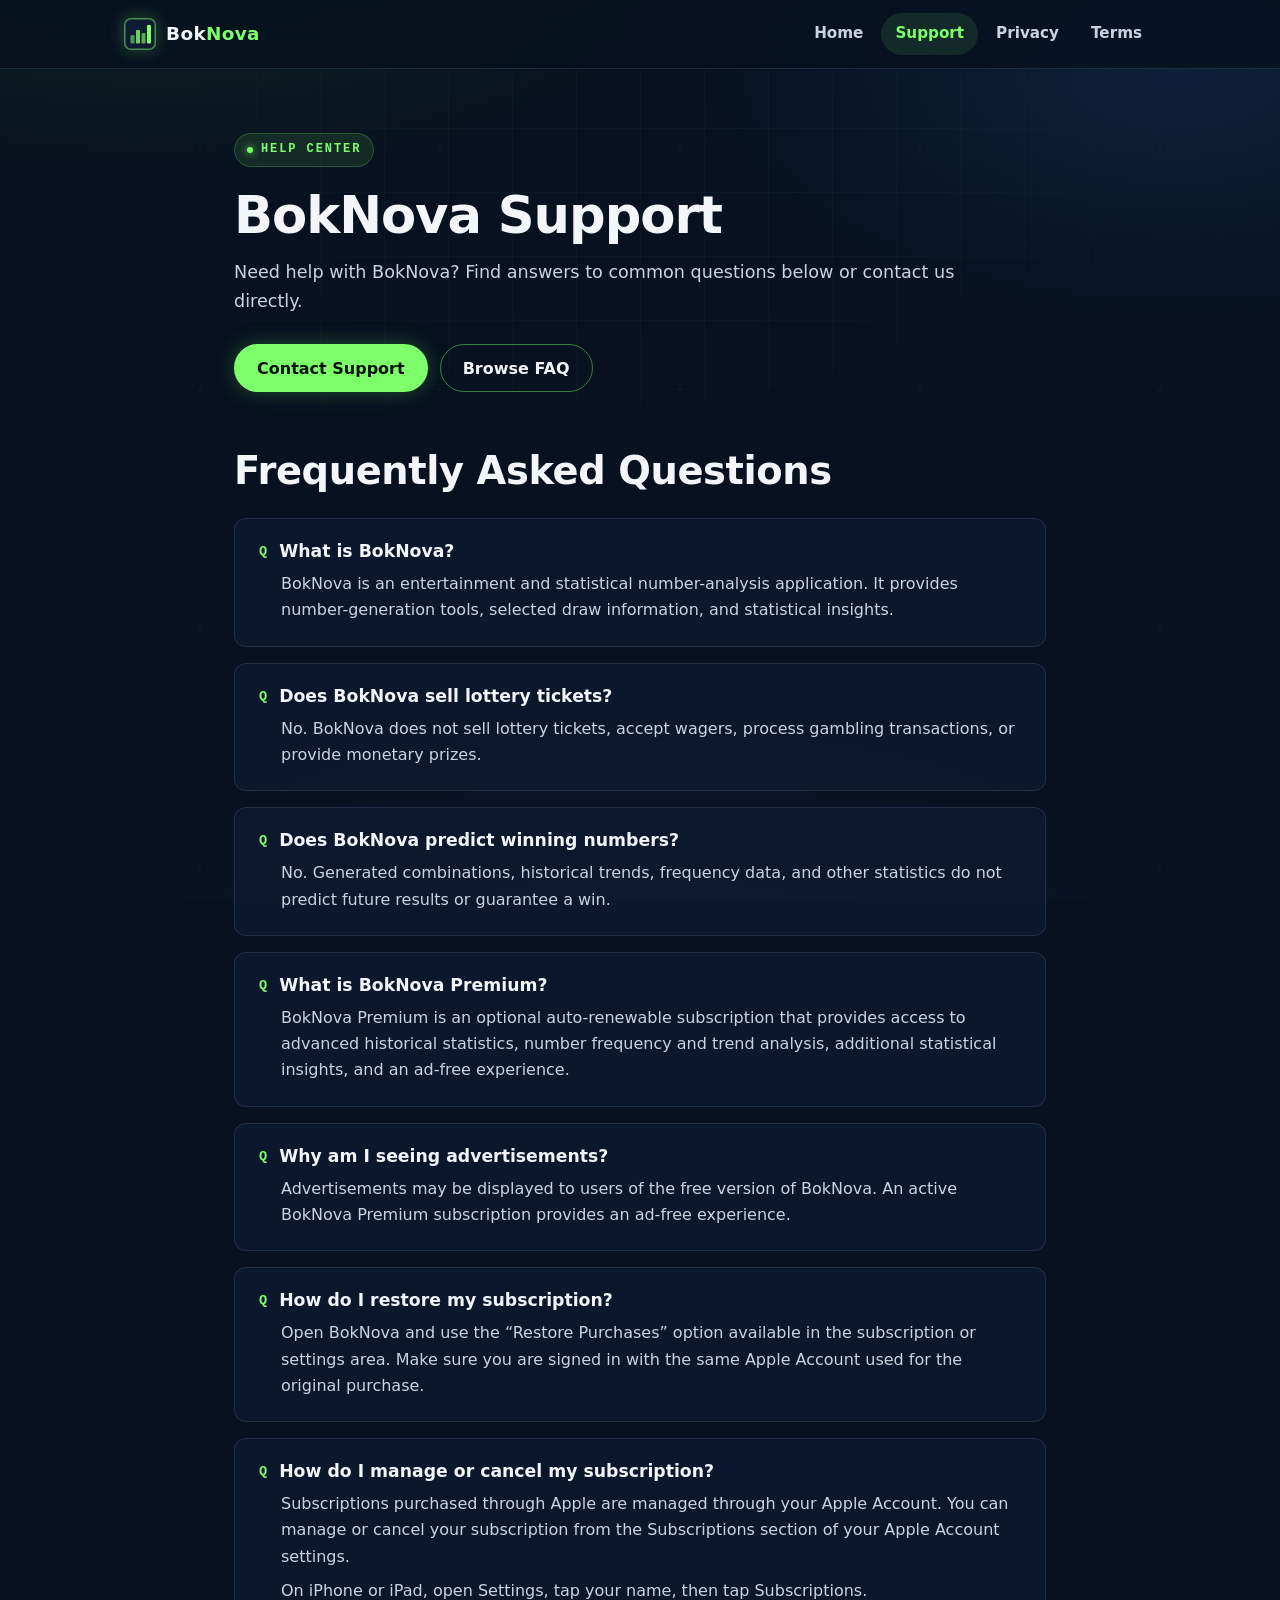
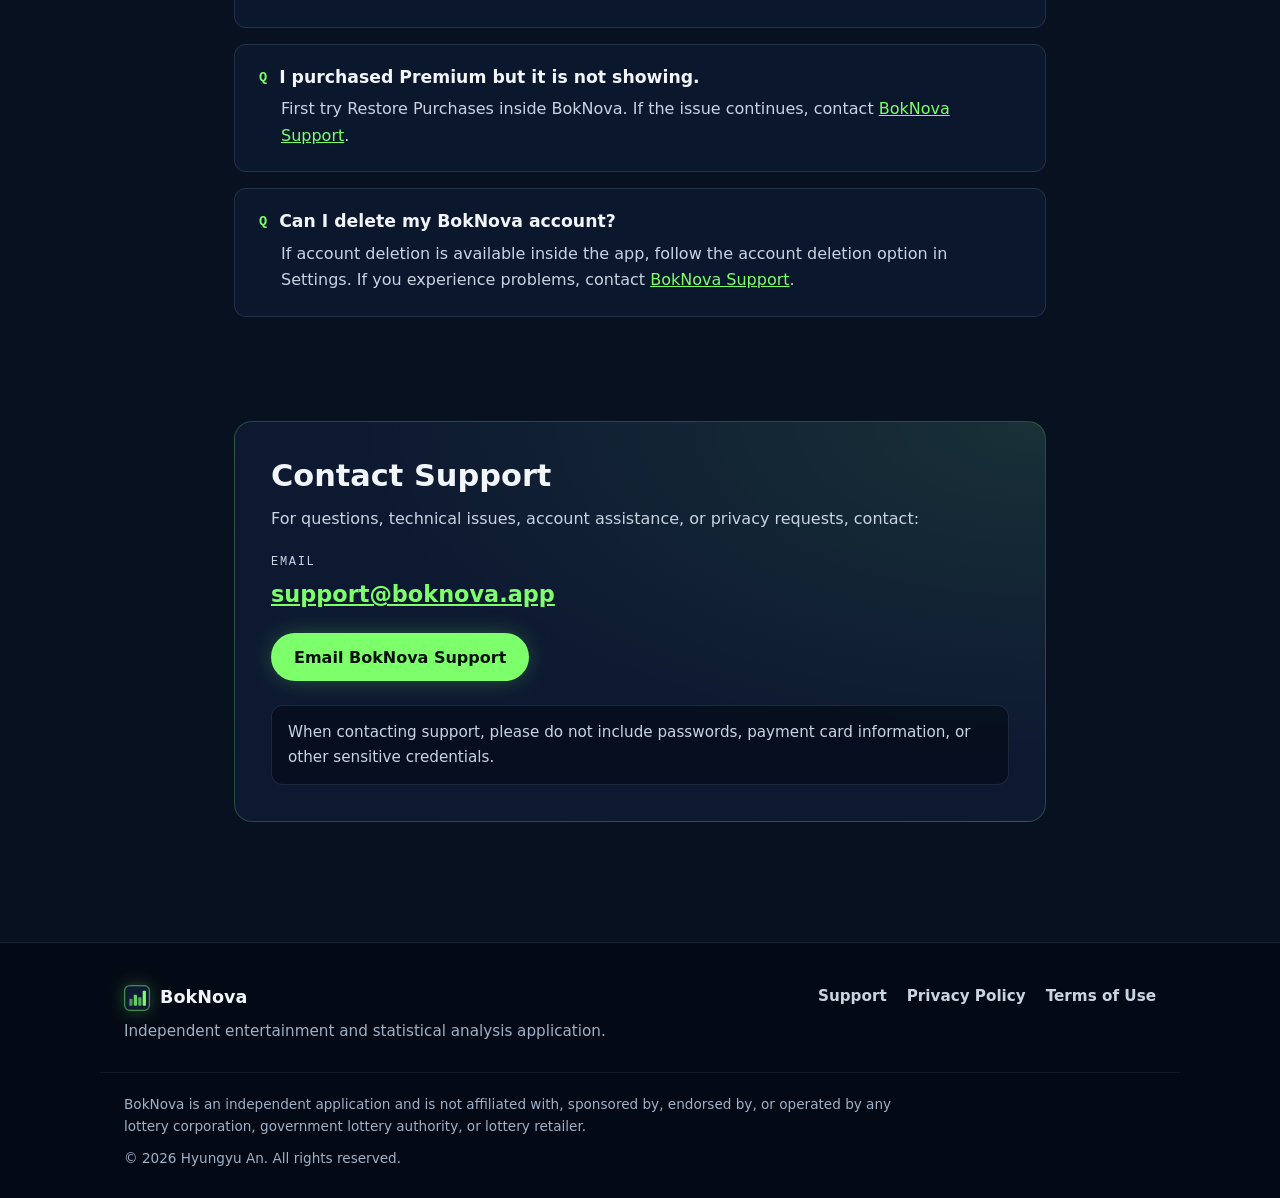
<file: support.html>
<!DOCTYPE html>
<html lang="en">
<head>
  <meta charset="UTF-8">
  <meta name="viewport" content="width=device-width, initial-scale=1.0">
  <title>BokNova Support</title>
  <meta name="description" content="Get help with BokNova, including BokNova Premium subscriptions, restoring purchases, advertisements, account deletion, and how to contact support.">
  <meta name="theme-color" content="#07111F">
  <meta property="og:type" content="website">
  <meta property="og:site_name" content="BokNova">
  <meta property="og:title" content="BokNova Support">
  <meta property="og:description" content="Get help with BokNova, including BokNova Premium subscriptions, restoring purchases, advertisements, account deletion, and how to contact support.">
  <link rel="icon" href="favicon.svg" type="image/svg+xml">
  <script>document.documentElement.classList.add('js');</script>
  <link rel="stylesheet" href="assets/css/styles.css">
  <script src="assets/js/main.js" defer></script>
</head>
<body>
  <a class="skip-link" href="#main">Skip to content</a>

  <header class="site-header">
    <div class="container header-inner">
      <a class="brand" href="index.html" aria-label="BokNova home">
        <svg class="brand-mark" viewBox="0 0 64 64" aria-hidden="true" focusable="false">
          <rect width="64" height="64" rx="14" fill="#0F1B33"/>
          <rect x="1.5" y="1.5" width="61" height="61" rx="12.5" fill="none" stroke="#7CFF6B" stroke-opacity="0.5" stroke-width="3"/>
          <rect x="13" y="34" width="8" height="17" rx="2" fill="#7CFF6B" fill-opacity="0.55"/>
          <rect x="24" y="24" width="8" height="27" rx="2" fill="#7CFF6B" fill-opacity="0.8"/>
          <rect x="35" y="30" width="8" height="21" rx="2" fill="#7CFF6B" fill-opacity="0.65"/>
          <rect x="46" y="14" width="8" height="37" rx="2" fill="#7CFF6B"/>
        </svg>
        <span>Bok<span class="brand-accent">Nova</span></span>
      </a>

      <button class="nav-toggle" type="button" aria-expanded="false" aria-controls="site-nav">
        <span class="visually-hidden">Menu</span>
        <span class="nav-toggle-bar" aria-hidden="true"></span>
        <span class="nav-toggle-bar" aria-hidden="true"></span>
        <span class="nav-toggle-bar" aria-hidden="true"></span>
      </button>

      <nav id="site-nav" class="site-nav" aria-label="Primary">
        <ul class="nav-list">
          <li><a class="nav-link" href="index.html">Home</a></li>
          <li><a class="nav-link" href="support.html" aria-current="page">Support</a></li>
          <li><a class="nav-link" href="privacy.html">Privacy</a></li>
          <li><a class="nav-link" href="terms.html">Terms</a></li>
        </ul>
      </nav>
    </div>
  </header>

  <main id="main" tabindex="-1">
    <section class="page-hero" aria-labelledby="page-title">
      <div class="container container--narrow">
        <p class="eyebrow">Help center</p>
        <h1 id="page-title" class="page-title">BokNova Support</h1>
        <p class="page-intro">
          Need help with BokNova? Find answers to common questions below or contact us directly.
        </p>
        <div class="hero-actions">
          <a class="btn btn-primary" href="#contact">Contact Support</a>
          <a class="btn btn-secondary" href="#faq">Browse FAQ</a>
        </div>
      </div>
    </section>

    <section id="faq" class="section section--tight" aria-labelledby="faq-title">
      <div class="container container--narrow">
        <h2 id="faq-title" class="section-title section-title--left">Frequently Asked Questions</h2>

        <div class="faq-list">
          <article class="faq-item">
            <h3 class="faq-q">What is BokNova?</h3>
            <p class="faq-a">
              BokNova is an entertainment and statistical number-analysis application. It provides
              number-generation tools, selected draw information, and statistical insights.
            </p>
          </article>

          <article class="faq-item">
            <h3 class="faq-q">Does BokNova sell lottery tickets?</h3>
            <p class="faq-a">
              No. BokNova does not sell lottery tickets, accept wagers, process gambling transactions,
              or provide monetary prizes.
            </p>
          </article>

          <article class="faq-item">
            <h3 class="faq-q">Does BokNova predict winning numbers?</h3>
            <p class="faq-a">
              No. Generated combinations, historical trends, frequency data, and other statistics do not
              predict future results or guarantee a win.
            </p>
          </article>

          <article class="faq-item">
            <h3 class="faq-q">What is BokNova Premium?</h3>
            <p class="faq-a">
              BokNova Premium is an optional auto-renewable subscription that provides access to
              advanced historical statistics, number frequency and trend analysis, additional
              statistical insights, and an ad-free experience.
            </p>
          </article>

          <article class="faq-item">
            <h3 class="faq-q">Why am I seeing advertisements?</h3>
            <p class="faq-a">
              Advertisements may be displayed to users of the free version of BokNova. An active
              BokNova Premium subscription provides an ad-free experience.
            </p>
          </article>

          <article class="faq-item">
            <h3 class="faq-q">How do I restore my subscription?</h3>
            <p class="faq-a">
              Open BokNova and use the &ldquo;Restore Purchases&rdquo; option available in the
              subscription or settings area. Make sure you are signed in with the same Apple Account
              used for the original purchase.
            </p>
          </article>

          <article class="faq-item">
            <h3 class="faq-q">How do I manage or cancel my subscription?</h3>
            <p class="faq-a">
              Subscriptions purchased through Apple are managed through your Apple Account. You can
              manage or cancel your subscription from the Subscriptions section of your Apple Account
              settings.
            </p>
            <p class="faq-a">
              On iPhone or iPad, open Settings, tap your name, then tap Subscriptions.
            </p>
          </article>

          <article class="faq-item">
            <h3 class="faq-q">I purchased Premium but it is not showing.</h3>
            <p class="faq-a">
              First try Restore Purchases inside BokNova. If the issue continues, contact
              <a href="#contact">BokNova Support</a>.
            </p>
          </article>

          <article class="faq-item">
            <h3 class="faq-q">Can I delete my BokNova account?</h3>
            <p class="faq-a">
              If account deletion is available inside the app, follow the account deletion option in
              Settings. If you experience problems, contact <a href="#contact">BokNova Support</a>.
            </p>
          </article>
        </div>
      </div>
    </section>

    <section id="contact" class="section" aria-labelledby="contact-title">
      <div class="container container--narrow">
        <div class="contact-panel">
          <h2 id="contact-title">Contact Support</h2>
          <p>
            For questions, technical issues, account assistance, or privacy requests, contact:
          </p>

          <p class="contact-label">Email</p>
          <!-- REPLACE WITH REAL SUPPORT EMAIL (link href and visible text) -->
          <a class="contact-email" href="mailto:support@boknova.app">support@boknova.app</a>

          <div>
            <!-- REPLACE WITH REAL SUPPORT EMAIL -->
            <a class="btn btn-primary" href="mailto:support@boknova.app?subject=BokNova%20Support">Email BokNova Support</a>
          </div>

          <p class="contact-note" role="note">
            When contacting support, please do not include passwords, payment card information, or
            other sensitive credentials.
          </p>
        </div>
      </div>
    </section>
  </main>

  <footer class="site-footer">
    <div class="container footer-inner">
      <div>
        <p class="footer-brand">
          <svg class="brand-mark" viewBox="0 0 64 64" aria-hidden="true" focusable="false">
            <rect width="64" height="64" rx="14" fill="#0F1B33"/>
            <rect x="1.5" y="1.5" width="61" height="61" rx="12.5" fill="none" stroke="#7CFF6B" stroke-opacity="0.5" stroke-width="3"/>
            <rect x="13" y="34" width="8" height="17" rx="2" fill="#7CFF6B" fill-opacity="0.55"/>
            <rect x="24" y="24" width="8" height="27" rx="2" fill="#7CFF6B" fill-opacity="0.8"/>
            <rect x="35" y="30" width="8" height="21" rx="2" fill="#7CFF6B" fill-opacity="0.65"/>
            <rect x="46" y="14" width="8" height="37" rx="2" fill="#7CFF6B"/>
          </svg>
          BokNova
        </p>
        <p class="footer-tagline">Independent entertainment and statistical analysis application.</p>
      </div>
      <nav aria-label="Footer">
        <ul class="footer-links">
          <li><a href="support.html">Support</a></li>
          <li><a href="privacy.html">Privacy Policy</a></li>
          <li><a href="terms.html">Terms of Use</a></li>
        </ul>
      </nav>
    </div>
    <div class="container footer-bottom">
      <p class="footer-disclaimer">
        BokNova is an independent application and is not affiliated with, sponsored by, endorsed by,
        or operated by any lottery corporation, government lottery authority, or lottery retailer.
      </p>
      <p class="footer-copy">&copy; 2026 Hyungyu An. All rights reserved.</p>
    </div>
  </footer>
</body>
</html>
</file>
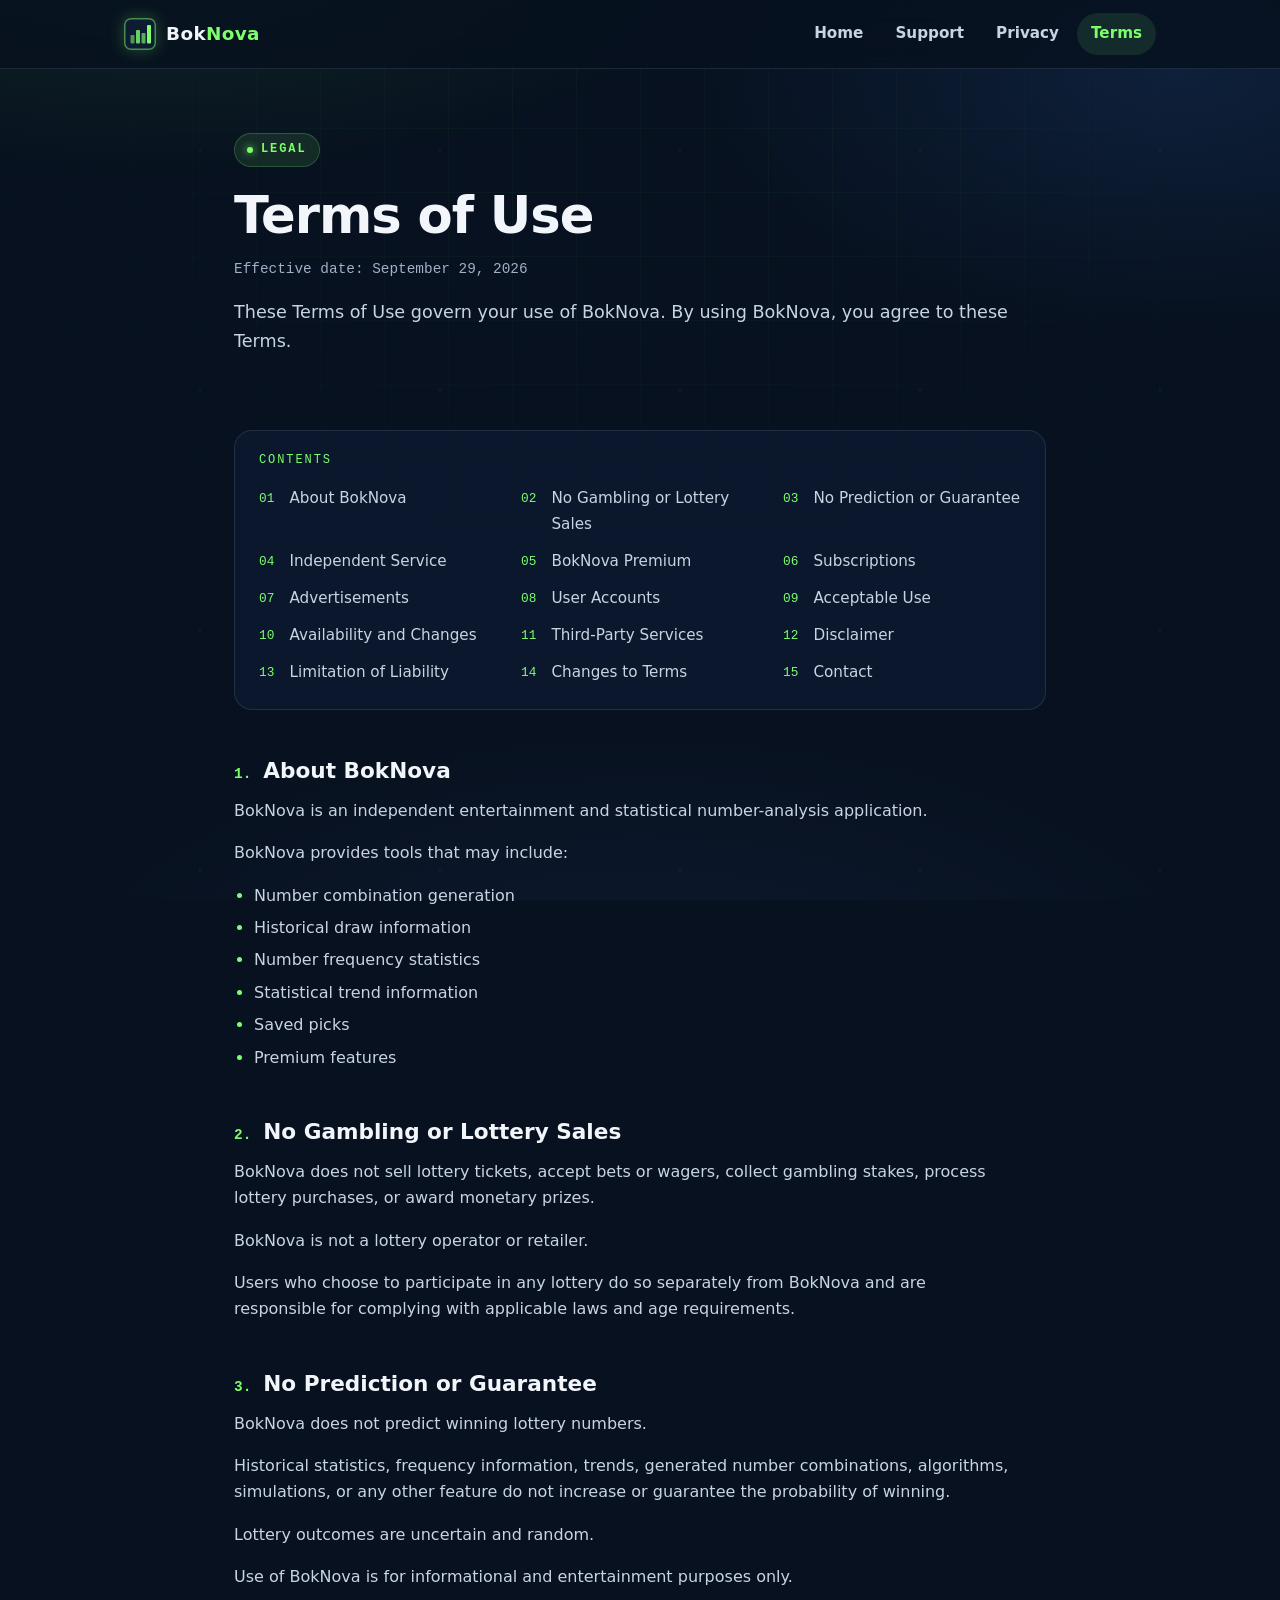
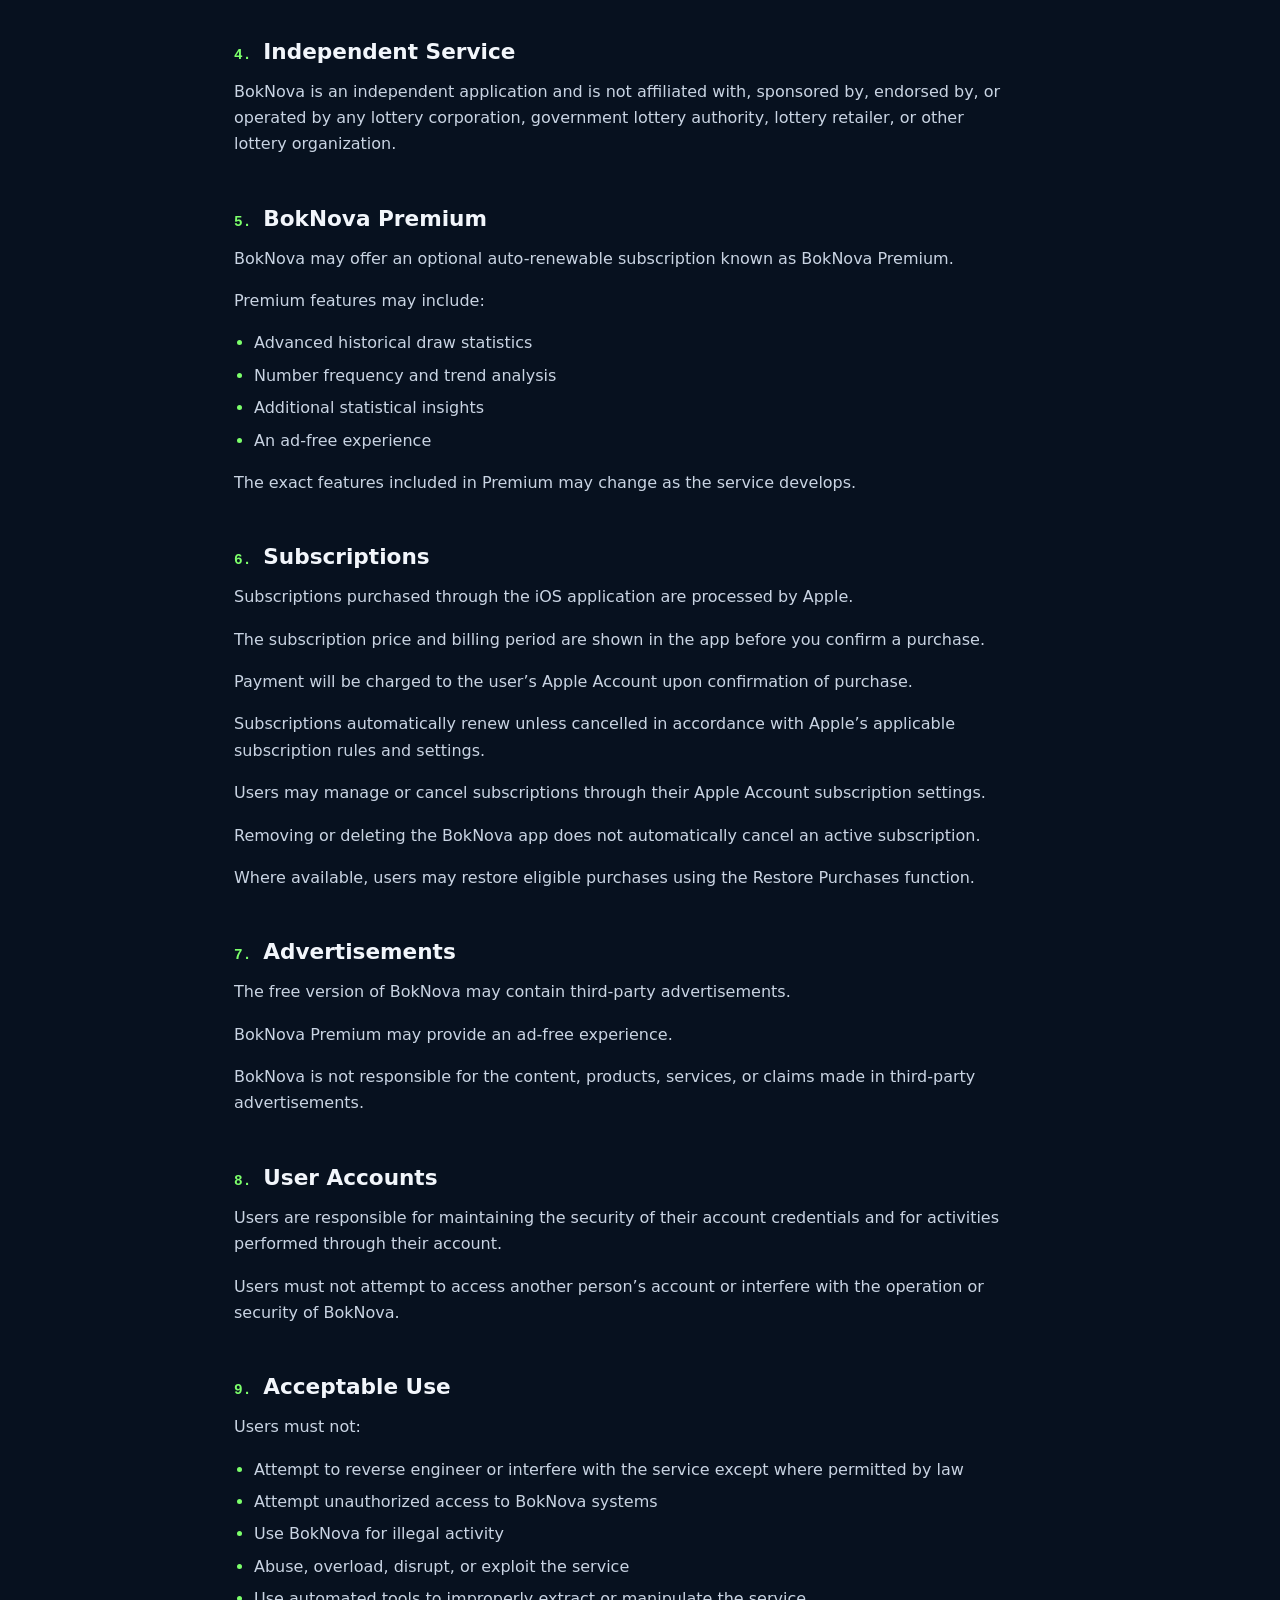
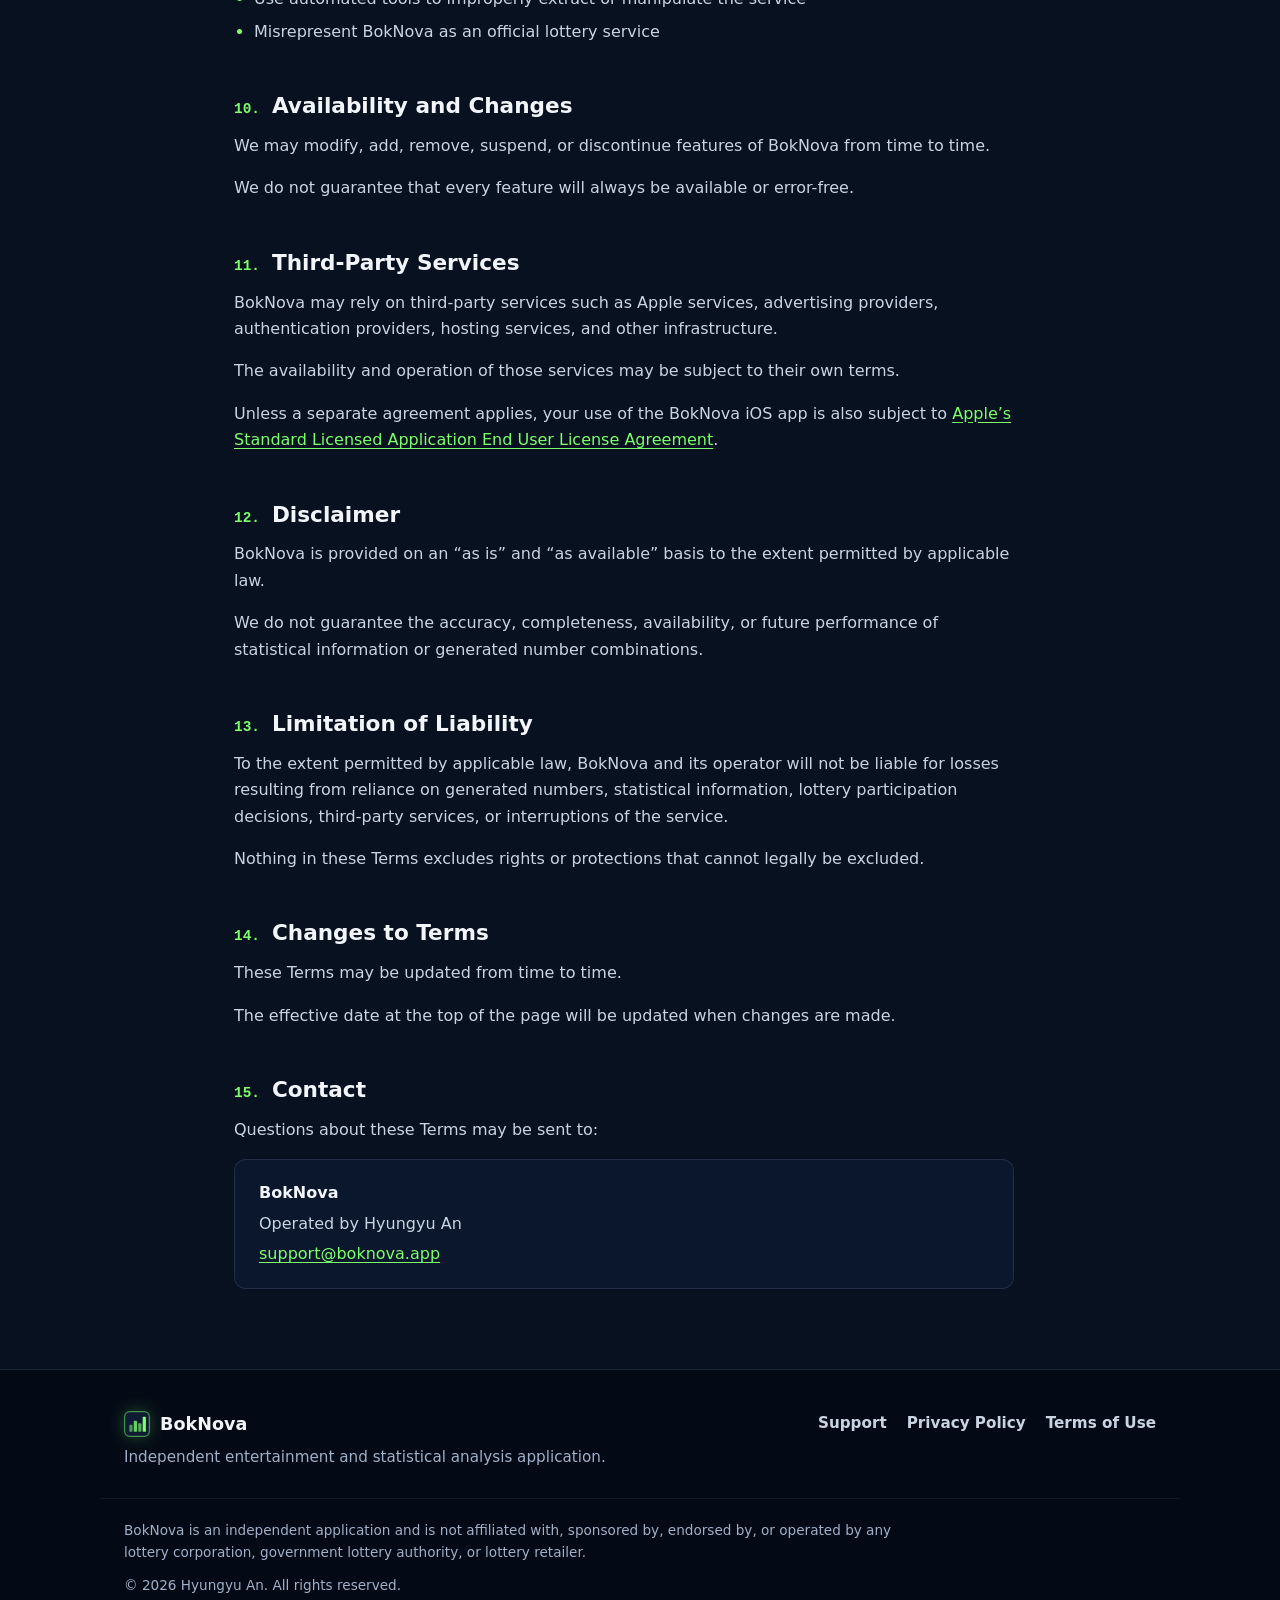
<file: terms.html>
<!DOCTYPE html>
<html lang="en">
<head>
  <meta charset="UTF-8">
  <meta name="viewport" content="width=device-width, initial-scale=1.0">
  <title>BokNova Terms of Use</title>
  <meta name="description" content="The Terms of Use that govern your use of BokNova, including BokNova Premium subscriptions, advertisements, and acceptable use.">
  <meta name="theme-color" content="#07111F">
  <meta property="og:type" content="website">
  <meta property="og:site_name" content="BokNova">
  <meta property="og:title" content="BokNova Terms of Use">
  <meta property="og:description" content="The Terms of Use that govern your use of BokNova, including BokNova Premium subscriptions, advertisements, and acceptable use.">
  <link rel="icon" href="favicon.svg" type="image/svg+xml">
  <script>document.documentElement.classList.add('js');</script>
  <link rel="stylesheet" href="assets/css/styles.css">
  <script src="assets/js/main.js" defer></script>
</head>
<body>
  <a class="skip-link" href="#main">Skip to content</a>

  <header class="site-header">
    <div class="container header-inner">
      <a class="brand" href="index.html" aria-label="BokNova home">
        <svg class="brand-mark" viewBox="0 0 64 64" aria-hidden="true" focusable="false">
          <rect width="64" height="64" rx="14" fill="#0F1B33"/>
          <rect x="1.5" y="1.5" width="61" height="61" rx="12.5" fill="none" stroke="#7CFF6B" stroke-opacity="0.5" stroke-width="3"/>
          <rect x="13" y="34" width="8" height="17" rx="2" fill="#7CFF6B" fill-opacity="0.55"/>
          <rect x="24" y="24" width="8" height="27" rx="2" fill="#7CFF6B" fill-opacity="0.8"/>
          <rect x="35" y="30" width="8" height="21" rx="2" fill="#7CFF6B" fill-opacity="0.65"/>
          <rect x="46" y="14" width="8" height="37" rx="2" fill="#7CFF6B"/>
        </svg>
        <span>Bok<span class="brand-accent">Nova</span></span>
      </a>

      <button class="nav-toggle" type="button" aria-expanded="false" aria-controls="site-nav">
        <span class="visually-hidden">Menu</span>
        <span class="nav-toggle-bar" aria-hidden="true"></span>
        <span class="nav-toggle-bar" aria-hidden="true"></span>
        <span class="nav-toggle-bar" aria-hidden="true"></span>
      </button>

      <nav id="site-nav" class="site-nav" aria-label="Primary">
        <ul class="nav-list">
          <li><a class="nav-link" href="index.html">Home</a></li>
          <li><a class="nav-link" href="support.html">Support</a></li>
          <li><a class="nav-link" href="privacy.html">Privacy</a></li>
          <li><a class="nav-link" href="terms.html" aria-current="page">Terms</a></li>
        </ul>
      </nav>
    </div>
  </header>

  <main id="main" tabindex="-1">
    <section class="page-hero" aria-labelledby="page-title">
      <div class="container container--narrow">
        <p class="eyebrow">Legal</p>
        <h1 id="page-title" class="page-title">Terms of Use</h1>
        <!-- UPDATE THE EFFECTIVE DATE WHENEVER THESE TERMS CHANGE -->
        <p class="page-meta">Effective date: <time datetime="2026-09-29">September 29, 2026</time></p>
        <p class="page-intro">
          These Terms of Use govern your use of BokNova. By using BokNova, you agree to these Terms.
        </p>
      </div>
    </section>

    <div class="section section--tight">
      <div class="container container--narrow">
        <nav class="toc" aria-labelledby="toc-title">
          <p id="toc-title" class="toc-title">Contents</p>
          <ol class="toc-list">
            <li><a href="#about">About BokNova</a></li>
            <li><a href="#no-gambling">No Gambling or Lottery Sales</a></li>
            <li><a href="#no-prediction">No Prediction or Guarantee</a></li>
            <li><a href="#independent">Independent Service</a></li>
            <li><a href="#premium">BokNova Premium</a></li>
            <li><a href="#subscriptions">Subscriptions</a></li>
            <li><a href="#advertisements">Advertisements</a></li>
            <li><a href="#accounts">User Accounts</a></li>
            <li><a href="#acceptable-use">Acceptable Use</a></li>
            <li><a href="#availability">Availability and Changes</a></li>
            <li><a href="#third-party">Third-Party Services</a></li>
            <li><a href="#disclaimer">Disclaimer</a></li>
            <li><a href="#liability">Limitation of Liability</a></li>
            <li><a href="#changes">Changes to Terms</a></li>
            <li><a href="#contact">Contact</a></li>
          </ol>
        </nav>

        <article class="prose">
          <h2 id="about"><span class="section-num">1.</span> About BokNova</h2>
          <p>BokNova is an independent entertainment and statistical number-analysis application.</p>
          <p>BokNova provides tools that may include:</p>
          <ul>
            <li>Number combination generation</li>
            <li>Historical draw information</li>
            <li>Number frequency statistics</li>
            <li>Statistical trend information</li>
            <li>Saved picks</li>
            <li>Premium features</li>
          </ul>

          <h2 id="no-gambling"><span class="section-num">2.</span> No Gambling or Lottery Sales</h2>
          <p>
            BokNova does not sell lottery tickets, accept bets or wagers, collect gambling stakes,
            process lottery purchases, or award monetary prizes.
          </p>
          <p>BokNova is not a lottery operator or retailer.</p>
          <p>
            Users who choose to participate in any lottery do so separately from BokNova and are
            responsible for complying with applicable laws and age requirements.
          </p>

          <h2 id="no-prediction"><span class="section-num">3.</span> No Prediction or Guarantee</h2>
          <p>BokNova does not predict winning lottery numbers.</p>
          <p>
            Historical statistics, frequency information, trends, generated number combinations,
            algorithms, simulations, or any other feature do not increase or guarantee the probability
            of winning.
          </p>
          <p>Lottery outcomes are uncertain and random.</p>
          <p>Use of BokNova is for informational and entertainment purposes only.</p>

          <h2 id="independent"><span class="section-num">4.</span> Independent Service</h2>
          <p>
            BokNova is an independent application and is not affiliated with, sponsored by, endorsed
            by, or operated by any lottery corporation, government lottery authority, lottery retailer,
            or other lottery organization.
          </p>

          <h2 id="premium"><span class="section-num">5.</span> BokNova Premium</h2>
          <p>BokNova may offer an optional auto-renewable subscription known as BokNova Premium.</p>
          <p>Premium features may include:</p>
          <ul>
            <li>Advanced historical draw statistics</li>
            <li>Number frequency and trend analysis</li>
            <li>Additional statistical insights</li>
            <li>An ad-free experience</li>
          </ul>
          <p>The exact features included in Premium may change as the service develops.</p>

          <h2 id="subscriptions"><span class="section-num">6.</span> Subscriptions</h2>
          <p>Subscriptions purchased through the iOS application are processed by Apple.</p>
          <p>
            The subscription price and billing period are shown in the app before you confirm a
            purchase.
          </p>
          <p>Payment will be charged to the user&rsquo;s Apple Account upon confirmation of purchase.</p>
          <p>
            Subscriptions automatically renew unless cancelled in accordance with Apple&rsquo;s
            applicable subscription rules and settings.
          </p>
          <p>
            Users may manage or cancel subscriptions through their Apple Account subscription settings.
          </p>
          <p>Removing or deleting the BokNova app does not automatically cancel an active subscription.</p>
          <p>Where available, users may restore eligible purchases using the Restore Purchases function.</p>

          <h2 id="advertisements"><span class="section-num">7.</span> Advertisements</h2>
          <p>The free version of BokNova may contain third-party advertisements.</p>
          <p>BokNova Premium may provide an ad-free experience.</p>
          <p>
            BokNova is not responsible for the content, products, services, or claims made in
            third-party advertisements.
          </p>

          <h2 id="accounts"><span class="section-num">8.</span> User Accounts</h2>
          <p>
            Users are responsible for maintaining the security of their account credentials and for
            activities performed through their account.
          </p>
          <p>
            Users must not attempt to access another person&rsquo;s account or interfere with the
            operation or security of BokNova.
          </p>

          <h2 id="acceptable-use"><span class="section-num">9.</span> Acceptable Use</h2>
          <p>Users must not:</p>
          <ul>
            <li>Attempt to reverse engineer or interfere with the service except where permitted by law</li>
            <li>Attempt unauthorized access to BokNova systems</li>
            <li>Use BokNova for illegal activity</li>
            <li>Abuse, overload, disrupt, or exploit the service</li>
            <li>Use automated tools to improperly extract or manipulate the service</li>
            <li>Misrepresent BokNova as an official lottery service</li>
          </ul>

          <h2 id="availability"><span class="section-num">10.</span> Availability and Changes</h2>
          <p>
            We may modify, add, remove, suspend, or discontinue features of BokNova from time to time.
          </p>
          <p>We do not guarantee that every feature will always be available or error-free.</p>

          <h2 id="third-party"><span class="section-num">11.</span> Third-Party Services</h2>
          <p>
            BokNova may rely on third-party services such as Apple services, advertising providers,
            authentication providers, hosting services, and other infrastructure.
          </p>
          <p>The availability and operation of those services may be subject to their own terms.</p>
          <p>
            Unless a separate agreement applies, your use of the BokNova iOS app is also subject to
            <a href="https://www.apple.com/legal/internet-services/itunes/dev/stdeula/" target="_blank" rel="noopener noreferrer">Apple&rsquo;s Standard Licensed Application End User License Agreement</a>.
          </p>

          <h2 id="disclaimer"><span class="section-num">12.</span> Disclaimer</h2>
          <p>
            BokNova is provided on an &ldquo;as is&rdquo; and &ldquo;as available&rdquo; basis to the
            extent permitted by applicable law.
          </p>
          <p>
            We do not guarantee the accuracy, completeness, availability, or future performance of
            statistical information or generated number combinations.
          </p>

          <h2 id="liability"><span class="section-num">13.</span> Limitation of Liability</h2>
          <p>
            To the extent permitted by applicable law, BokNova and its operator will not be liable for
            losses resulting from reliance on generated numbers, statistical information, lottery
            participation decisions, third-party services, or interruptions of the service.
          </p>
          <p>
            Nothing in these Terms excludes rights or protections that cannot legally be excluded.
          </p>

          <h2 id="changes"><span class="section-num">14.</span> Changes to Terms</h2>
          <p>These Terms may be updated from time to time.</p>
          <p>The effective date at the top of the page will be updated when changes are made.</p>

          <h2 id="contact"><span class="section-num">15.</span> Contact</h2>
          <p>Questions about these Terms may be sent to:</p>
          <div class="contact-card">
            <p><strong>BokNova</strong></p>
            <p>Operated by Hyungyu An</p>
            <p>
              <!-- REPLACE WITH REAL SUPPORT EMAIL -->
              <a href="mailto:support@boknova.app?subject=BokNova%20Terms%20Question">support@boknova.app</a>
            </p>
          </div>
        </article>
      </div>
    </div>
  </main>

  <footer class="site-footer">
    <div class="container footer-inner">
      <div>
        <p class="footer-brand">
          <svg class="brand-mark" viewBox="0 0 64 64" aria-hidden="true" focusable="false">
            <rect width="64" height="64" rx="14" fill="#0F1B33"/>
            <rect x="1.5" y="1.5" width="61" height="61" rx="12.5" fill="none" stroke="#7CFF6B" stroke-opacity="0.5" stroke-width="3"/>
            <rect x="13" y="34" width="8" height="17" rx="2" fill="#7CFF6B" fill-opacity="0.55"/>
            <rect x="24" y="24" width="8" height="27" rx="2" fill="#7CFF6B" fill-opacity="0.8"/>
            <rect x="35" y="30" width="8" height="21" rx="2" fill="#7CFF6B" fill-opacity="0.65"/>
            <rect x="46" y="14" width="8" height="37" rx="2" fill="#7CFF6B"/>
          </svg>
          BokNova
        </p>
        <p class="footer-tagline">Independent entertainment and statistical analysis application.</p>
      </div>
      <nav aria-label="Footer">
        <ul class="footer-links">
          <li><a href="support.html">Support</a></li>
          <li><a href="privacy.html">Privacy Policy</a></li>
          <li><a href="terms.html">Terms of Use</a></li>
        </ul>
      </nav>
    </div>
    <div class="container footer-bottom">
      <p class="footer-disclaimer">
        BokNova is an independent application and is not affiliated with, sponsored by, endorsed by,
        or operated by any lottery corporation, government lottery authority, or lottery retailer.
      </p>
      <p class="footer-copy">&copy; 2026 Hyungyu An. All rights reserved.</p>
    </div>
  </footer>
</body>
</html>
</file>
<file: assets/css/styles.css>
/* ==========================================================================
   BokNova — static website styles
   ========================================================================== */

:root {
  --bg: #07111f;
  --bg-2: #0f1b33;
  --surface: rgba(15, 27, 51, 0.72);
  --surface-strong: rgba(15, 27, 51, 0.92);
  --border: rgba(124, 255, 107, 0.22);
  --border-strong: rgba(124, 255, 107, 0.45);
  --border-soft: rgba(168, 190, 220, 0.14);
  --accent: #7cff6b;
  --accent-hover: #a6ff98;
  --accent-soft: rgba(124, 255, 107, 0.1);
  --accent-glow: rgba(124, 255, 107, 0.35);
  --accent-ink: #05120a;
  --text: #f2f6fb;
  --text-soft: #c9d4e3;
  --text-muted: #9fb0c7;
  --radius: 18px;
  --radius-sm: 12px;
  --max: 1080px;
  --header-h: 68px;
  --font: system-ui, -apple-system, BlinkMacSystemFont, "Segoe UI", Roboto, "Helvetica Neue", Arial,
    sans-serif;
  --mono: ui-monospace, "SF Mono", SFMono-Regular, Menlo, Consolas, "Liberation Mono", monospace;
}

/* ---------- Base ---------- */

*,
*::before,
*::after {
  box-sizing: border-box;
}

html {
  color-scheme: dark;
  -webkit-text-size-adjust: 100%;
  text-size-adjust: 100%;
}

@media (prefers-reduced-motion: no-preference) {
  html {
    scroll-behavior: smooth;
  }
}

body {
  margin: 0;
  min-height: 100vh;
  display: flex;
  flex-direction: column;
  font-family: var(--font);
  font-size: 1rem;
  line-height: 1.65;
  color: var(--text);
  background-color: var(--bg);
  background-image:
    radial-gradient(ellipse 80% 50% at 12% -10%, rgba(124, 255, 107, 0.1), transparent 60%),
    radial-gradient(ellipse 60% 45% at 92% 8%, rgba(64, 140, 255, 0.12), transparent 65%),
    radial-gradient(ellipse 70% 50% at 50% 115%, rgba(15, 27, 51, 0.95), transparent 70%);
  background-attachment: fixed;
  -webkit-font-smoothing: antialiased;
  -moz-osx-font-smoothing: grayscale;
}

/* Starfield */
body::before {
  content: "";
  position: fixed;
  inset: 0;
  z-index: -1;
  pointer-events: none;
  background-image:
    radial-gradient(1px 1px at 24px 36px, rgba(255, 255, 255, 0.75), transparent 60%),
    radial-gradient(1px 1px at 120px 80px, rgba(255, 255, 255, 0.5), transparent 60%),
    radial-gradient(1.5px 1.5px at 200px 150px, rgba(124, 255, 107, 0.6), transparent 60%),
    radial-gradient(1px 1px at 60px 190px, rgba(255, 255, 255, 0.55), transparent 60%),
    radial-gradient(1px 1px at 170px 20px, rgba(170, 200, 255, 0.6), transparent 60%),
    radial-gradient(1px 1px at 90px 130px, rgba(255, 255, 255, 0.35), transparent 60%);
  background-size: 240px 240px;
  opacity: 0.55;
}

/* Control-center grid */
body::after {
  content: "";
  position: fixed;
  inset: 0;
  z-index: -1;
  pointer-events: none;
  background-image:
    linear-gradient(rgba(124, 255, 107, 0.035) 1px, transparent 1px),
    linear-gradient(90deg, rgba(124, 255, 107, 0.035) 1px, transparent 1px);
  background-size: 64px 64px;
  -webkit-mask-image: radial-gradient(ellipse 70% 60% at 50% 20%, #000 20%, transparent 75%);
  mask-image: radial-gradient(ellipse 70% 60% at 50% 20%, #000 20%, transparent 75%);
}

main {
  flex: 1;
}

main:focus {
  outline: none;
}

img,
svg {
  display: block;
  max-width: 100%;
}

h1,
h2,
h3 {
  margin-top: 0;
  line-height: 1.2;
  color: var(--text);
}

p {
  margin: 0 0 1em;
}

a {
  color: var(--accent);
}

a:hover {
  color: var(--accent-hover);
}

:focus-visible {
  outline: 2px solid var(--accent);
  outline-offset: 3px;
  border-radius: 6px;
}

[id] {
  scroll-margin-top: calc(var(--header-h) + 20px);
}

.container {
  width: 100%;
  max-width: var(--max);
  margin: 0 auto;
  padding: 0 24px;
}

.container--narrow {
  max-width: 860px;
}

.visually-hidden {
  position: absolute !important;
  width: 1px;
  height: 1px;
  padding: 0;
  margin: -1px;
  overflow: hidden;
  clip: rect(0, 0, 0, 0);
  white-space: nowrap;
  border: 0;
}

.skip-link {
  position: absolute;
  left: 16px;
  top: -100px;
  z-index: 100;
  padding: 10px 16px;
  border-radius: 8px;
  background: var(--accent);
  color: var(--accent-ink);
  font-weight: 700;
  text-decoration: none;
}

.skip-link:focus {
  top: 12px;
  color: var(--accent-ink);
}

.text-accent {
  color: var(--accent);
}

/* ---------- Header ---------- */

.site-header {
  position: sticky;
  top: 0;
  z-index: 50;
  background: rgba(7, 17, 31, 0.8);
  -webkit-backdrop-filter: blur(14px);
  backdrop-filter: blur(14px);
  border-bottom: 1px solid var(--border-soft);
}

.header-inner {
  display: flex;
  align-items: center;
  justify-content: space-between;
  gap: 16px;
  min-height: var(--header-h);
}

.brand {
  display: inline-flex;
  align-items: center;
  gap: 10px;
  color: var(--text);
  text-decoration: none;
  font-weight: 800;
  font-size: 1.15rem;
  letter-spacing: 0.02em;
}

.brand:hover {
  color: var(--text);
}

.brand-mark {
  width: 32px;
  height: 32px;
  flex-shrink: 0;
  filter: drop-shadow(0 0 8px rgba(124, 255, 107, 0.25));
}

.brand-accent {
  color: var(--accent);
}

.nav-list {
  display: flex;
  gap: 4px;
  margin: 0;
  padding: 0;
  list-style: none;
}

.nav-link {
  display: block;
  padding: 8px 14px;
  border-radius: 999px;
  color: var(--text-soft);
  font-size: 0.95rem;
  font-weight: 600;
  text-decoration: none;
  transition: color 0.15s ease, background-color 0.15s ease;
}

.nav-link:hover {
  color: var(--text);
  background: rgba(255, 255, 255, 0.05);
}

.nav-link[aria-current="page"] {
  color: var(--accent);
  background: var(--accent-soft);
}

.nav-toggle {
  display: none;
  position: relative;
  width: 44px;
  height: 44px;
  padding: 0;
  flex-direction: column;
  align-items: center;
  justify-content: center;
  gap: 5px;
  border: 1px solid var(--border-soft);
  border-radius: 12px;
  background: rgba(255, 255, 255, 0.03);
  color: var(--text);
  cursor: pointer;
}

.nav-toggle-bar {
  display: block;
  width: 20px;
  height: 2px;
  border-radius: 2px;
  background: currentColor;
  transition: transform 0.2s ease, opacity 0.2s ease;
}

.nav-toggle[aria-expanded="true"] .nav-toggle-bar:nth-child(2) {
  transform: translateY(7px) rotate(45deg);
}

.nav-toggle[aria-expanded="true"] .nav-toggle-bar:nth-child(3) {
  opacity: 0;
}

.nav-toggle[aria-expanded="true"] .nav-toggle-bar:nth-child(4) {
  transform: translateY(-7px) rotate(-45deg);
}

@media (max-width: 720px) {
  /* Without JavaScript the menu simply wraps under the logo. */
  .header-inner {
    flex-wrap: wrap;
    padding-top: 10px;
    padding-bottom: 10px;
  }

  .nav-list {
    flex-wrap: wrap;
  }

  .js .header-inner {
    flex-wrap: nowrap;
    padding-top: 0;
    padding-bottom: 0;
  }

  .js .nav-toggle {
    display: inline-flex;
  }

  .js .site-nav {
    display: none;
    position: absolute;
    top: 100%;
    left: 0;
    right: 0;
    background: rgba(7, 17, 31, 0.98);
    border-bottom: 1px solid var(--border-soft);
    box-shadow: 0 24px 40px -24px rgba(0, 0, 0, 0.8);
  }

  .js .site-nav.is-open {
    display: block;
  }

  .js .nav-list {
    flex-direction: column;
    gap: 4px;
    padding: 12px 24px 20px;
  }

  .js .nav-link {
    padding: 12px 14px;
    border-radius: 10px;
    font-size: 1rem;
  }
}

/* ---------- Buttons ---------- */

.btn {
  display: inline-flex;
  align-items: center;
  justify-content: center;
  gap: 8px;
  min-height: 48px;
  padding: 0 22px;
  border: 1px solid transparent;
  border-radius: 999px;
  font-family: inherit;
  font-size: 1rem;
  font-weight: 700;
  line-height: 1.2;
  text-decoration: none;
  cursor: pointer;
  transition: background-color 0.15s ease, border-color 0.15s ease, color 0.15s ease,
    box-shadow 0.15s ease, transform 0.15s ease;
}

.btn-primary {
  background: var(--accent);
  color: var(--accent-ink);
  box-shadow: 0 0 24px -4px var(--accent-glow);
}

.btn-primary:hover {
  background: var(--accent-hover);
  color: var(--accent-ink);
  transform: translateY(-1px);
}

.btn-secondary {
  background: transparent;
  color: var(--text);
  border-color: var(--border-strong);
}

.btn-secondary:hover {
  background: var(--accent-soft);
  color: var(--text);
}

.btn-store,
.btn-store:disabled {
  background: rgba(255, 255, 255, 0.05);
  color: var(--text-soft);
  border-color: var(--border-soft);
  cursor: not-allowed;
  box-shadow: none;
}

/* ---------- Eyebrow / kickers ---------- */

.eyebrow,
.section-kicker {
  display: inline-flex;
  align-items: center;
  gap: 8px;
  margin: 0;
  font-family: var(--mono);
  font-size: 0.75rem;
  font-weight: 600;
  letter-spacing: 0.16em;
  text-transform: uppercase;
  color: var(--accent);
}

.eyebrow {
  padding: 6px 12px;
  border: 1px solid var(--border);
  border-radius: 999px;
  background: var(--accent-soft);
}

.eyebrow::before {
  content: "";
  width: 6px;
  height: 6px;
  border-radius: 50%;
  background: var(--accent);
  box-shadow: 0 0 8px var(--accent);
}

/* ---------- Hero (home) ---------- */

.hero {
  padding: 88px 0 64px;
}

.hero-grid {
  display: grid;
  grid-template-columns: 1fr;
  gap: 48px;
  align-items: center;
}

.hero-copy {
  text-align: center;
}

.hero-title {
  margin: 20px 0 12px;
  font-size: clamp(2.8rem, 8vw, 4.6rem);
  font-weight: 800;
  line-height: 1.05;
  letter-spacing: -0.02em;
  text-shadow: 0 0 40px rgba(124, 255, 107, 0.15);
}

.hero-subtitle {
  margin: 0 0 16px;
  font-size: clamp(1.25rem, 2.8vw, 1.6rem);
  font-weight: 600;
  color: var(--text);
}

.hero-text {
  max-width: 34em;
  margin: 0 auto;
  font-size: 1.08rem;
  color: var(--text-soft);
}

.hero-actions {
  display: flex;
  flex-wrap: wrap;
  justify-content: center;
  gap: 12px;
  margin-top: 28px;
}

@media (min-width: 880px) {
  .hero-grid {
    grid-template-columns: 1.1fr 0.9fr;
  }

  .hero-copy {
    text-align: left;
  }

  .hero-text {
    margin: 0;
  }

  .hero-actions {
    justify-content: flex-start;
  }
}

/* Decorative console illustration */
.hero-visual {
  position: relative;
  display: grid;
  place-items: center;
  padding: 24px 0;
}

.hero-visual::before {
  content: "";
  position: absolute;
  width: min(430px, 92%);
  aspect-ratio: 1;
  border: 1px dashed rgba(124, 255, 107, 0.22);
  border-radius: 50%;
  animation: dw-spin 80s linear infinite;
}

.hero-visual::after {
  content: "";
  position: absolute;
  width: min(300px, 70%);
  aspect-ratio: 1;
  border-radius: 50%;
  background: radial-gradient(circle, rgba(124, 255, 107, 0.16), transparent 70%);
  filter: blur(12px);
}

.console {
  position: relative;
  z-index: 1;
  width: min(380px, 100%);
  padding: 20px;
  border: 1px solid rgba(124, 255, 107, 0.28);
  border-radius: 20px;
  background: linear-gradient(180deg, rgba(15, 27, 51, 0.94), rgba(7, 17, 31, 0.96));
  box-shadow: 0 30px 60px -30px rgba(0, 0, 0, 0.85), 0 0 40px -12px rgba(124, 255, 107, 0.3);
}

.console-head {
  display: flex;
  align-items: center;
  justify-content: space-between;
  gap: 12px;
  font-family: var(--mono);
  font-size: 0.7rem;
  letter-spacing: 0.14em;
  text-transform: uppercase;
  color: var(--text-muted);
}

.console-status {
  display: inline-flex;
  align-items: center;
  gap: 8px;
  color: var(--accent);
}

.console-status::before {
  content: "";
  width: 8px;
  height: 8px;
  border-radius: 50%;
  background: var(--accent);
  box-shadow: 0 0 10px var(--accent);
  animation: dw-pulse 2.4s ease-in-out infinite;
}

.console-bars {
  display: flex;
  align-items: flex-end;
  gap: 6px;
  height: 150px;
  margin: 18px 0 14px;
  padding: 12px;
  border: 1px solid var(--border-soft);
  border-radius: 12px;
  background-color: rgba(2, 8, 18, 0.7);
  background-image: linear-gradient(rgba(124, 255, 107, 0.07) 1px, transparent 1px);
  background-size: 100% 25%;
}

.console-bars span {
  flex: 1;
  height: var(--h, 50%);
  border-radius: 4px 4px 2px 2px;
  background: linear-gradient(180deg, var(--accent), rgba(124, 255, 107, 0.2));
  box-shadow: 0 0 12px rgba(124, 255, 107, 0.2);
}

.console-bars span:nth-child(4n) {
  background: linear-gradient(180deg, #5ec8ff, rgba(94, 200, 255, 0.2));
  box-shadow: 0 0 12px rgba(94, 200, 255, 0.2);
}

.console-meta {
  display: grid;
  grid-template-columns: repeat(3, 1fr);
  gap: 8px;
}

.console-stat {
  padding: 10px;
  border: 1px solid var(--border-soft);
  border-radius: 10px;
  background: rgba(255, 255, 255, 0.03);
}

.console-stat-label {
  display: block;
  font-family: var(--mono);
  font-size: 0.6rem;
  letter-spacing: 0.12em;
  text-transform: uppercase;
  color: var(--text-muted);
}

.console-stat-value {
  display: block;
  margin-top: 4px;
  font-size: 0.92rem;
  font-weight: 700;
  color: var(--text);
}

.console-foot {
  margin: 14px 0 0;
  font-family: var(--mono);
  font-size: 0.62rem;
  letter-spacing: 0.1em;
  text-transform: uppercase;
  text-align: center;
  color: var(--text-muted);
}

@keyframes dw-spin {
  to {
    transform: rotate(360deg);
  }
}

@keyframes dw-pulse {
  0%,
  100% {
    opacity: 1;
  }
  50% {
    opacity: 0.35;
  }
}

/* ---------- Sections ---------- */

.section {
  padding: 72px 0;
}

.section--tight {
  padding: 32px 0;
}

.section-head {
  max-width: 640px;
  margin: 0 auto 40px;
  text-align: center;
}

.section-title {
  margin: 10px 0 12px;
  font-size: clamp(1.75rem, 3.6vw, 2.4rem);
  font-weight: 800;
  letter-spacing: -0.01em;
}

.section-title--left {
  margin-top: 0;
  margin-bottom: 24px;
}

.section-lead {
  margin: 0;
  font-size: 1.05rem;
  color: var(--text-soft);
}

/* Feature cards */
.card-grid {
  display: grid;
  grid-template-columns: repeat(auto-fit, minmax(230px, 1fr));
  gap: 20px;
  margin: 0;
  padding: 0;
  list-style: none;
}

.card {
  position: relative;
  padding: 26px 24px;
  overflow: hidden;
  border: 1px solid var(--border-soft);
  border-radius: var(--radius);
  background: linear-gradient(180deg, rgba(15, 27, 51, 0.92), rgba(9, 19, 36, 0.92));
  transition: border-color 0.2s ease, transform 0.2s ease;
}

.card::before {
  content: "";
  position: absolute;
  top: 0;
  left: 24px;
  right: 24px;
  height: 1px;
  background: linear-gradient(90deg, transparent, rgba(124, 255, 107, 0.6), transparent);
}

.card:hover {
  border-color: var(--border);
  transform: translateY(-2px);
}

.card-icon {
  display: grid;
  place-items: center;
  width: 44px;
  height: 44px;
  margin-bottom: 18px;
  border: 1px solid var(--border);
  border-radius: 12px;
  background: var(--accent-soft);
  color: var(--accent);
}

.card-icon svg {
  width: 22px;
  height: 22px;
}

.card-title {
  margin: 0 0 8px;
  font-size: 1.15rem;
  font-weight: 700;
}

.card-text {
  margin: 0;
  font-size: 0.98rem;
  color: var(--text-soft);
}

.card--premium {
  border-color: rgba(124, 255, 107, 0.4);
  box-shadow: 0 18px 40px -22px rgba(124, 255, 107, 0.4);
}

.card-badge {
  position: absolute;
  top: 20px;
  right: 20px;
  padding: 3px 8px;
  border: 1px solid var(--border);
  border-radius: 999px;
  font-family: var(--mono);
  font-size: 0.65rem;
  letter-spacing: 0.12em;
  text-transform: uppercase;
  color: var(--accent);
}

/* Notice panel */
.notice {
  display: grid;
  gap: 24px;
  padding: 36px;
  border: 1px solid var(--border-soft);
  border-left: 3px solid var(--accent);
  border-radius: var(--radius);
  background: var(--surface);
}

.notice-head {
  display: flex;
  align-items: flex-start;
  gap: 14px;
}

.notice-icon {
  display: grid;
  place-items: center;
  flex-shrink: 0;
  width: 40px;
  height: 40px;
  border: 1px solid var(--border);
  border-radius: 12px;
  background: var(--accent-soft);
  color: var(--accent);
}

.notice-icon svg {
  width: 20px;
  height: 20px;
}

.notice-title {
  margin: 4px 0 0;
  font-size: clamp(1.4rem, 3vw, 1.75rem);
  font-weight: 800;
}

.notice-body p {
  color: var(--text-soft);
}

.notice-body p:last-child {
  margin-bottom: 0;
}

@media (min-width: 860px) {
  .notice {
    grid-template-columns: 260px 1fr;
    gap: 40px;
  }
}

/* CTA */
.cta {
  padding: 48px 24px;
  border: 1px solid var(--border);
  border-radius: var(--radius);
  background:
    radial-gradient(ellipse at top, rgba(124, 255, 107, 0.12), transparent 70%),
    var(--bg-2);
  text-align: center;
}

.cta-title {
  margin: 0 0 8px;
  font-size: clamp(1.6rem, 3.4vw, 2.1rem);
  font-weight: 800;
}

.cta-text {
  margin: 0 0 24px;
  font-size: 1.08rem;
  color: var(--text-soft);
}

/* ---------- Sub-page hero ---------- */

.page-hero {
  padding: 64px 0 24px;
}

.page-title {
  margin: 18px 0 12px;
  font-size: clamp(2.2rem, 6vw, 3.2rem);
  font-weight: 800;
  letter-spacing: -0.02em;
}

.page-meta {
  margin: 0 0 16px;
  font-family: var(--mono);
  font-size: 0.9rem;
  color: var(--text-muted);
}

.page-intro {
  max-width: 44em;
  font-size: 1.1rem;
  color: var(--text-soft);
}

.page-hero .hero-actions {
  justify-content: flex-start;
}

/* ---------- Support ---------- */

.faq-list {
  display: grid;
  gap: 16px;
}

.faq-item {
  padding: 22px 24px;
  border: 1px solid var(--border-soft);
  border-radius: var(--radius-sm);
  background: var(--surface);
}

.faq-q {
  display: flex;
  gap: 12px;
  margin: 0 0 8px;
  font-size: 1.08rem;
  font-weight: 700;
}

.faq-q::before {
  content: "Q";
  flex-shrink: 0;
  font-family: var(--mono);
  font-size: 0.85rem;
  line-height: 1.6;
  color: var(--accent);
}

.faq-a {
  margin: 0;
  padding-left: 22px;
  color: var(--text-soft);
}

.faq-a + .faq-a {
  margin-top: 8px;
}

.contact-panel {
  padding: 36px;
  border: 1px solid var(--border);
  border-radius: var(--radius);
  background:
    radial-gradient(ellipse at top right, rgba(124, 255, 107, 0.1), transparent 60%),
    var(--surface-strong);
}

.contact-panel h2 {
  margin-bottom: 12px;
  font-size: clamp(1.5rem, 3vw, 1.9rem);
  font-weight: 800;
}

.contact-panel p {
  color: var(--text-soft);
}

.contact-label {
  margin: 20px 0 4px;
  font-family: var(--mono);
  font-size: 0.75rem;
  letter-spacing: 0.14em;
  text-transform: uppercase;
  color: var(--text-muted);
}

.contact-email {
  display: inline-block;
  margin-bottom: 20px;
  font-size: clamp(1.15rem, 3vw, 1.4rem);
  font-weight: 700;
  word-break: break-word;
}

.contact-note {
  margin: 24px 0 0;
  padding: 14px 16px;
  border: 1px solid var(--border-soft);
  border-radius: var(--radius-sm);
  background: rgba(2, 8, 18, 0.55);
  font-size: 0.95rem;
}

/* ---------- Legal pages ---------- */

.toc {
  margin-bottom: 8px;
  padding: 20px 24px;
  border: 1px solid var(--border-soft);
  border-radius: var(--radius);
  background: var(--surface);
}

.toc-title {
  margin: 0 0 12px;
  font-family: var(--mono);
  font-size: 0.75rem;
  letter-spacing: 0.16em;
  text-transform: uppercase;
  color: var(--accent);
}

.toc-list {
  display: grid;
  grid-template-columns: repeat(auto-fill, minmax(230px, 1fr));
  gap: 4px 24px;
  margin: 0;
  padding: 0;
  list-style: none;
  counter-reset: toc;
}

.toc-list li {
  counter-increment: toc;
}

.toc-list a {
  display: flex;
  gap: 10px;
  padding: 4px 0;
  font-size: 0.95rem;
  color: var(--text-soft);
  text-decoration: none;
}

.toc-list a::before {
  content: counter(toc, decimal-leading-zero);
  min-width: 1.6em;
  padding-top: 2px;
  font-family: var(--mono);
  font-size: 0.8rem;
  color: var(--accent);
}

.toc-list a:hover {
  color: var(--text);
}

.prose {
  max-width: 780px;
}

.prose h2 {
  display: flex;
  align-items: baseline;
  gap: 12px;
  margin: 48px 0 14px;
  font-size: 1.35rem;
  font-weight: 700;
}

.prose h3 {
  margin: 24px 0 10px;
  font-size: 1.05rem;
  font-weight: 700;
}

.section-num {
  flex-shrink: 0;
  font-family: var(--mono);
  font-size: 0.9rem;
  color: var(--accent);
}

.prose p,
.prose li {
  color: var(--text-soft);
}

.prose ul {
  margin: 0 0 1em;
  padding-left: 1.25rem;
}

.prose li {
  margin-bottom: 6px;
}

.prose li::marker {
  color: var(--accent);
}

.prose a {
  text-underline-offset: 3px;
}

.prose strong {
  color: var(--text);
}

.contact-card {
  margin-top: 8px;
  padding: 20px 24px;
  border: 1px solid var(--border-soft);
  border-radius: var(--radius-sm);
  background: var(--surface);
}

.contact-card p {
  margin: 0 0 4px;
}

.contact-card p:last-child {
  margin-bottom: 0;
}

/* ---------- Footer ---------- */

.site-footer {
  margin-top: 48px;
  padding: 40px 0 28px;
  border-top: 1px solid var(--border-soft);
  background: rgba(4, 10, 20, 0.78);
}

.footer-inner {
  display: flex;
  flex-wrap: wrap;
  align-items: flex-start;
  justify-content: space-between;
  gap: 24px;
}

.footer-brand {
  display: flex;
  align-items: center;
  gap: 10px;
  margin: 0 0 6px;
  font-size: 1.1rem;
  font-weight: 800;
}

.footer-brand .brand-mark {
  width: 26px;
  height: 26px;
}

.footer-tagline {
  max-width: 32em;
  margin: 0;
  font-size: 0.95rem;
  color: var(--text-muted);
}

.footer-links {
  display: flex;
  flex-wrap: wrap;
  gap: 8px 20px;
  margin: 0;
  padding: 0;
  list-style: none;
}

.footer-links a {
  font-size: 0.95rem;
  font-weight: 600;
  color: var(--text-soft);
  text-decoration: none;
}

.footer-links a:hover {
  color: var(--accent);
  text-decoration: underline;
  text-underline-offset: 3px;
}

.footer-bottom {
  margin-top: 28px;
  padding-top: 20px;
  border-top: 1px solid rgba(168, 190, 220, 0.08);
}

.footer-disclaimer,
.footer-copy {
  font-size: 0.85rem;
  color: var(--text-muted);
}

.footer-disclaimer {
  max-width: 60em;
  margin: 0 0 10px;
}

.footer-copy {
  margin: 0;
}

/* ---------- Small screens ---------- */

@media (max-width: 600px) {
  .container {
    padding: 0 18px;
  }

  .hero {
    padding: 56px 0 40px;
  }

  .section {
    padding: 52px 0;
  }

  .notice,
  .contact-panel {
    padding: 26px 22px;
  }

  .faq-item {
    padding: 20px;
  }

  .faq-a {
    padding-left: 0;
  }

  .hero-actions .btn {
    width: 100%;
  }
}

/* ---------- Motion preferences ---------- */

@media (prefers-reduced-motion: reduce) {
  *,
  *::before,
  *::after {
    animation: none !important;
    transition: none !important;
  }
}
</file>
